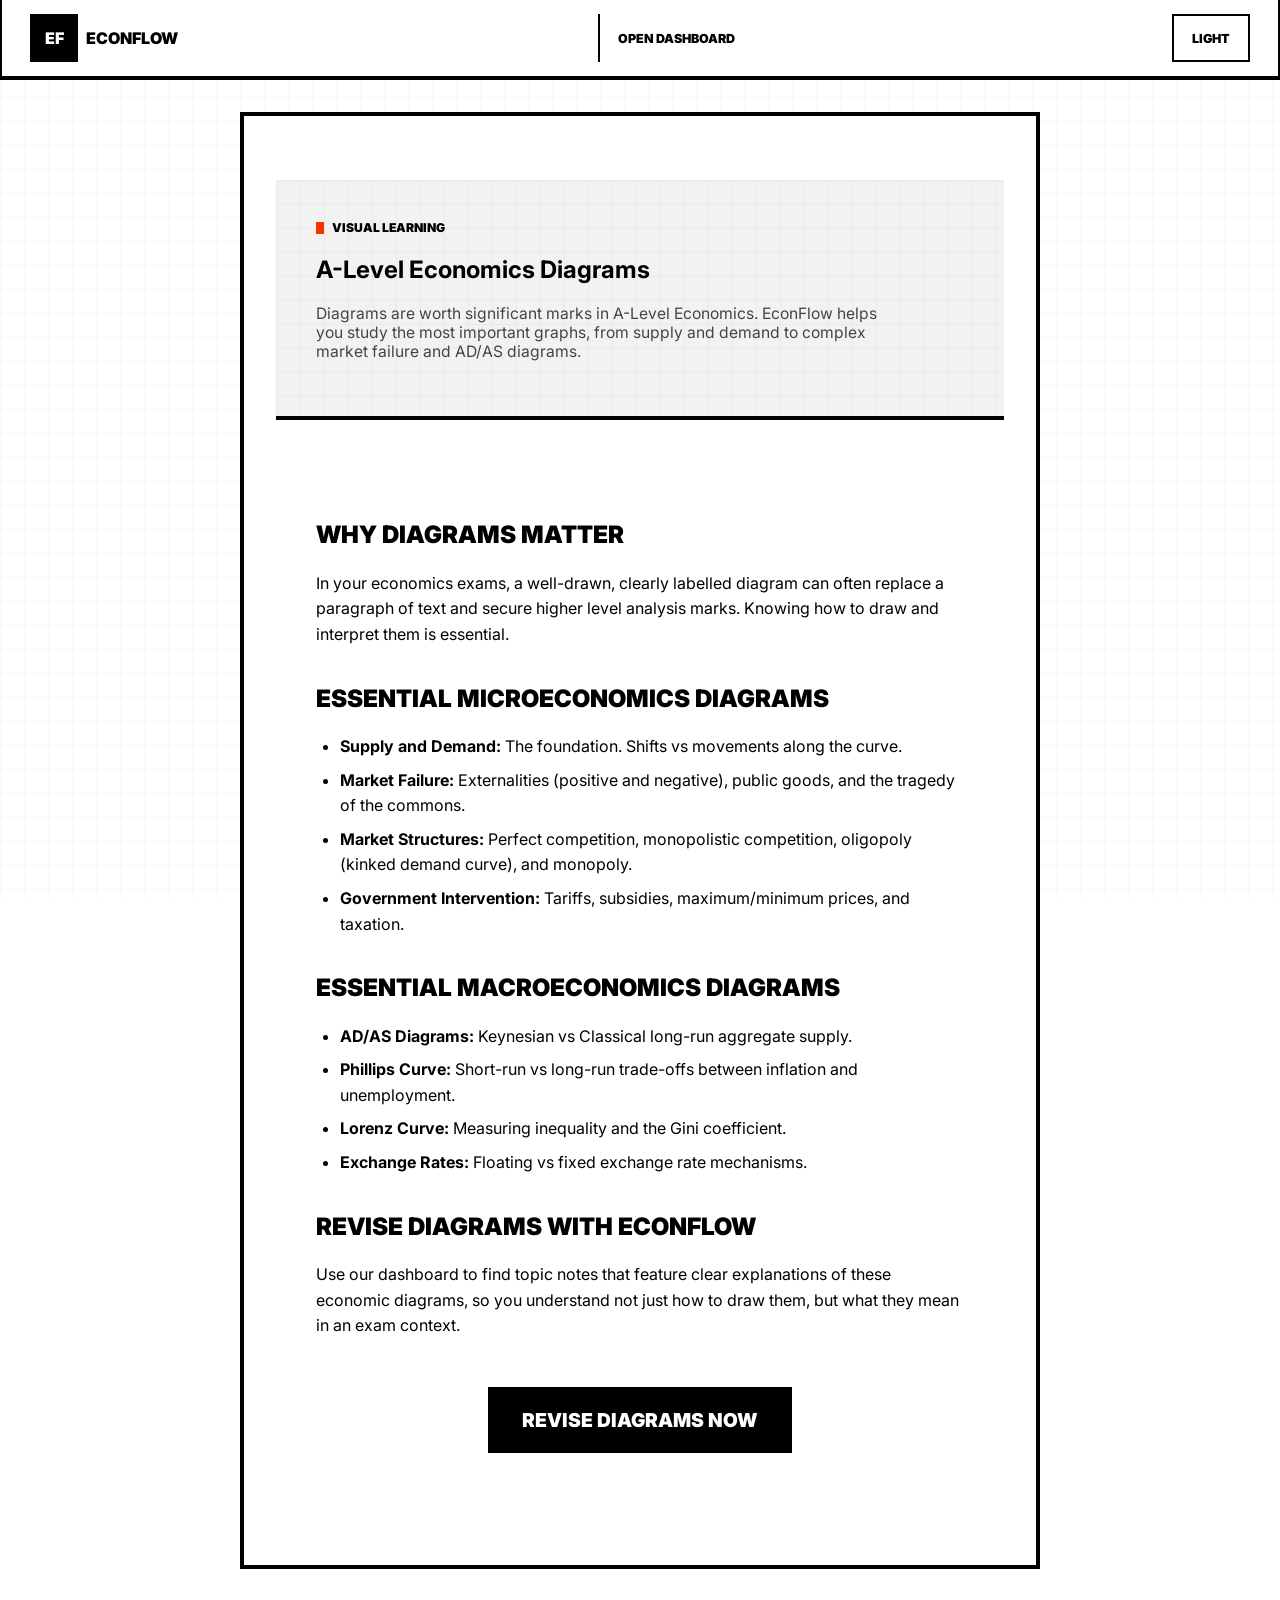
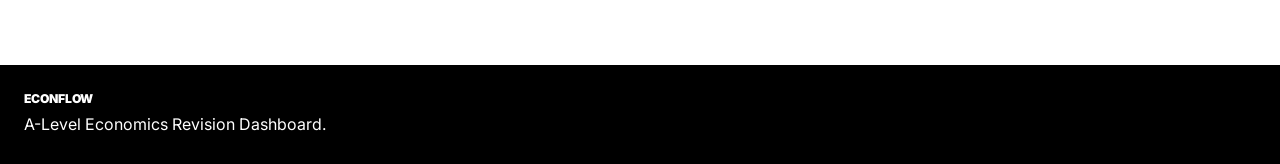
<file: site/a-level-economics-diagrams.html>
<!doctype html>
<html lang="en">
<head>
  <meta charset="utf-8" />
  <meta name="viewport" content="width=device-width, initial-scale=1" />
  <title>A-Level Economics Diagrams | EconFlow</title>
  <meta name="description" content="Master A-Level Economics diagrams. Revise supply and demand, AD/AS, market failure, and structural diagrams for your exams." />
  <meta name="keywords" content="A Level Economics diagrams, supply and demand diagrams, market failure diagrams, AD/AS diagrams, economics diagrams revision" />
  <meta name="robots" content="index,follow" />
  <meta property="og:title" content="A-Level Economics Diagrams | EconFlow" />
  <meta property="og:description" content="Master A-Level Economics diagrams. Revise supply and demand, AD/AS, market failure, and structural diagrams for your exams." />
  <meta property="og:type" content="article" />
  <meta property="og:site_name" content="EconFlow" />
  <meta name="twitter:card" content="summary" />
  <meta name="twitter:title" content="A-Level Economics Diagrams | EconFlow" />
  <meta name="twitter:description" content="Master A-Level Economics diagrams. Revise supply and demand, AD/AS, market failure, and structural diagrams for your exams." />
  <link rel="canonical" href="./a-level-economics-diagrams.html" />
  <link rel="icon" href="data:image/svg+xml,%3Csvg xmlns='http://www.w3.org/2000/svg' viewBox='0 0 64 64'%3E%3Crect width='64' height='64' rx='14' fill='%2314213d'/%3E%3Cpath d='M17 18h30v6H17zm0 11h30v6H17zm0 11h20v6H17z' fill='%23fca311'/%3E%3C/svg%3E" />
  <link rel="preconnect" href="https://fonts.googleapis.com">
  <link rel="preconnect" href="https://fonts.gstatic.com" crossorigin>
  <link href="https://fonts.googleapis.com/css2?family=Inter:wght@400;500;700;800;900&display=swap" rel="stylesheet">
  <script src="./js/theme.js?v=20260506a"></script>
  <link rel="stylesheet" href="./styles.css?v=20260506a" />
  <style>
    .seo-page .main { grid-column: 1 / -1; max-width: 800px; margin: 0 auto; padding: 4rem 2rem; }
    .seo-content { margin-top: 2rem; line-height: 1.6; }
    .seo-content h2 { margin-top: 2rem; margin-bottom: 1rem; }
    .seo-content p { margin-bottom: 1rem; }
    .seo-content ul { padding-left: 1.5rem; margin-bottom: 1rem; }
    .seo-content li { margin-bottom: 0.5rem; }
    .cta-container { margin-top: 3rem; text-align: center; }
  </style>
  <script type="application/ld+json">
  {
    "@context": "https://schema.org",
    "@type": "WebPage",
    "name": "A-Level Economics Diagrams",
    "description": "Essential guide to mastering A-Level Economics diagrams."
  }
  </script>
</head>
<body class="seo-page">
  <header class="app-header">
    <div class="app-header-inner">
      <a class="app-brand" href="./index.html">
        <span class="app-brand-mark">EF</span>
        <span class="app-brand-word">ECONFLOW</span>
      </a>
      <nav class="app-nav" aria-label="Primary">
        <a class="app-nav-link" href="./index.html">Open Dashboard</a>
      </nav>
      <div class="app-actions">
        <button class="theme-toggle" type="button" aria-pressed="false" aria-label="Switch theme">
          <span data-theme-label>LIGHT</span>
        </button>
      </div>
    </div>
  </header>

  <div class="page-shell">
    <main class="main">
      <section class="hero">
        <div>
          <p class="eyebrow">Visual Learning</p>
          <h1>A-Level Economics Diagrams</h1>
          <p class="hero-copy ai-overview-target">
            Diagrams are worth significant marks in A-Level Economics. EconFlow helps you study the most important graphs, from supply and demand to complex market failure and AD/AS diagrams.
          </p>
        </div>
      </section>

      <div class="seo-content">
        <h2>Why Diagrams Matter</h2>
        <p>In your economics exams, a well-drawn, clearly labelled diagram can often replace a paragraph of text and secure higher level analysis marks. Knowing how to draw and interpret them is essential.</p>
        
        <h2>Essential Microeconomics Diagrams</h2>
        <ul>
          <li><strong>Supply and Demand:</strong> The foundation. Shifts vs movements along the curve.</li>
          <li><strong>Market Failure:</strong> Externalities (positive and negative), public goods, and the tragedy of the commons.</li>
          <li><strong>Market Structures:</strong> Perfect competition, monopolistic competition, oligopoly (kinked demand curve), and monopoly.</li>
          <li><strong>Government Intervention:</strong> Tariffs, subsidies, maximum/minimum prices, and taxation.</li>
        </ul>

        <h2>Essential Macroeconomics Diagrams</h2>
        <ul>
          <li><strong>AD/AS Diagrams:</strong> Keynesian vs Classical long-run aggregate supply.</li>
          <li><strong>Phillips Curve:</strong> Short-run vs long-run trade-offs between inflation and unemployment.</li>
          <li><strong>Lorenz Curve:</strong> Measuring inequality and the Gini coefficient.</li>
          <li><strong>Exchange Rates:</strong> Floating vs fixed exchange rate mechanisms.</li>
        </ul>

        <h2>Revise Diagrams with EconFlow</h2>
        <p>Use our dashboard to find topic notes that feature clear explanations of these economic diagrams, so you understand not just how to draw them, but what they mean in an exam context.</p>

        <div class="cta-container">
          <a class="button" href="./index.html" style="font-size: 1.2rem; padding: 1rem 2rem;">Revise Diagrams Now</a>
        </div>
      </div>
    </main>
  </div>

  <footer class="site-footer">
    <div class="site-footer-inner">
      <p class="site-footer-title">EconFlow</p>
      <p class="site-footer-copy">A-Level Economics Revision Dashboard.</p>
    </div>
  </footer>
</body>
</html>
</file>
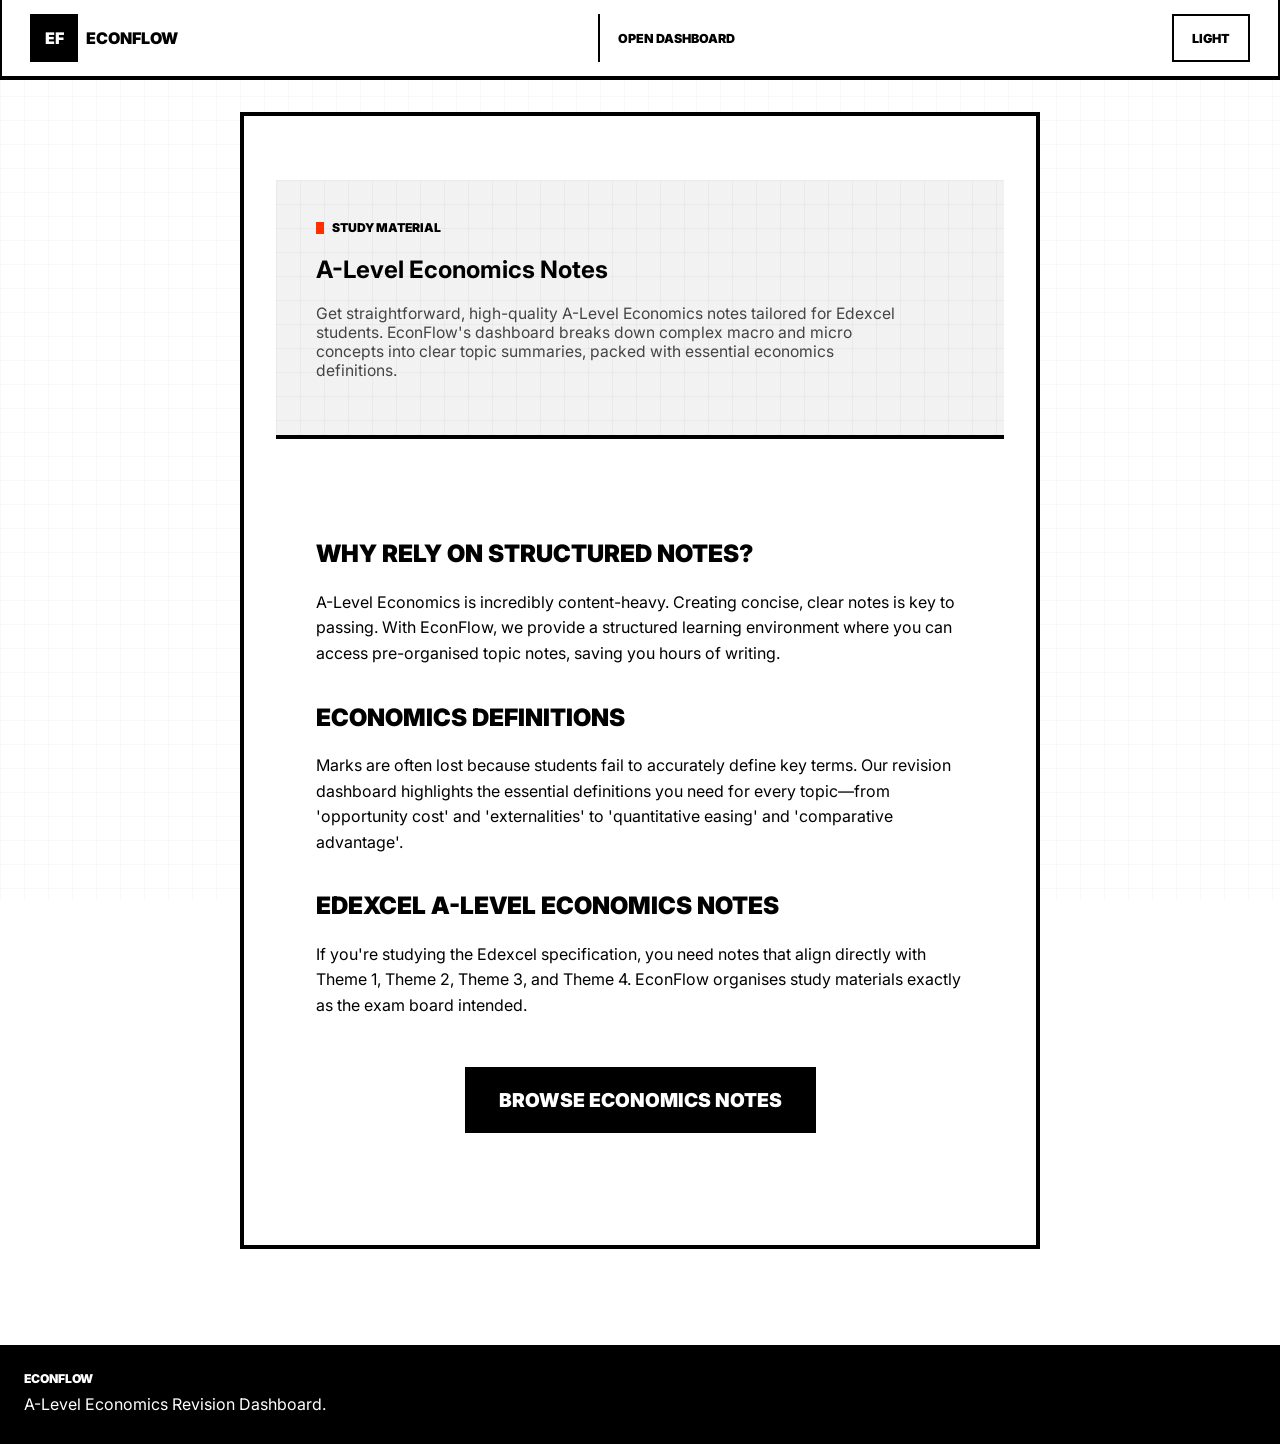
<file: site/a-level-economics-notes.html>
<!doctype html>
<html lang="en">
<head>
  <meta charset="utf-8" />
  <meta name="viewport" content="width=device-width, initial-scale=1" />
  <title>A-Level Economics Notes & Definitions | EconFlow</title>
  <meta name="description" content="Clear, structured A-Level Economics notes and definitions. Perfect for quick pre-exam revision and mastering core economic concepts." />
  <meta name="keywords" content="A Level Economics notes, Economics definitions, Edexcel A Level Economics notes, revision notes, Economics revision notes" />
  <meta name="robots" content="index,follow" />
  <meta property="og:title" content="A-Level Economics Notes & Definitions | EconFlow" />
  <meta property="og:description" content="Clear, structured A-Level Economics notes and definitions. Perfect for quick pre-exam revision and mastering core economic concepts." />
  <meta property="og:type" content="article" />
  <meta property="og:site_name" content="EconFlow" />
  <meta name="twitter:card" content="summary" />
  <meta name="twitter:title" content="A-Level Economics Notes & Definitions | EconFlow" />
  <meta name="twitter:description" content="Clear, structured A-Level Economics notes and definitions. Perfect for quick pre-exam revision and mastering core economic concepts." />
  <link rel="canonical" href="./a-level-economics-notes.html" />
  <link rel="icon" href="data:image/svg+xml,%3Csvg xmlns='http://www.w3.org/2000/svg' viewBox='0 0 64 64'%3E%3Crect width='64' height='64' rx='14' fill='%2314213d'/%3E%3Cpath d='M17 18h30v6H17zm0 11h30v6H17zm0 11h20v6H17z' fill='%23fca311'/%3E%3C/svg%3E" />
  <link rel="preconnect" href="https://fonts.googleapis.com">
  <link rel="preconnect" href="https://fonts.gstatic.com" crossorigin>
  <link href="https://fonts.googleapis.com/css2?family=Inter:wght@400;500;700;800;900&display=swap" rel="stylesheet">
  <script src="./js/theme.js?v=20260506a"></script>
  <link rel="stylesheet" href="./styles.css?v=20260506a" />
  <style>
    .seo-page .main { grid-column: 1 / -1; max-width: 800px; margin: 0 auto; padding: 4rem 2rem; }
    .seo-content { margin-top: 2rem; line-height: 1.6; }
    .seo-content h2 { margin-top: 2rem; margin-bottom: 1rem; }
    .seo-content p { margin-bottom: 1rem; }
    .seo-content ul { padding-left: 1.5rem; margin-bottom: 1rem; }
    .seo-content li { margin-bottom: 0.5rem; }
    .cta-container { margin-top: 3rem; text-align: center; }
  </style>
  <script type="application/ld+json">
  {
    "@context": "https://schema.org",
    "@type": "WebPage",
    "name": "A-Level Economics Notes",
    "description": "A comprehensive collection of A-Level Economics revision notes and definitions."
  }
  </script>
</head>
<body class="seo-page">
  <header class="app-header">
    <div class="app-header-inner">
      <a class="app-brand" href="./index.html">
        <span class="app-brand-mark">EF</span>
        <span class="app-brand-word">ECONFLOW</span>
      </a>
      <nav class="app-nav" aria-label="Primary">
        <a class="app-nav-link" href="./index.html">Open Dashboard</a>
      </nav>
      <div class="app-actions">
        <button class="theme-toggle" type="button" aria-pressed="false" aria-label="Switch theme">
          <span data-theme-label>LIGHT</span>
        </button>
      </div>
    </div>
  </header>

  <div class="page-shell">
    <main class="main">
      <section class="hero">
        <div>
          <p class="eyebrow">Study Material</p>
          <h1>A-Level Economics Notes</h1>
          <p class="hero-copy ai-overview-target">
            Get straightforward, high-quality A-Level Economics notes tailored for Edexcel students. EconFlow's dashboard breaks down complex macro and micro concepts into clear topic summaries, packed with essential economics definitions.
          </p>
        </div>
      </section>

      <div class="seo-content">
        <h2>Why rely on structured notes?</h2>
        <p>A-Level Economics is incredibly content-heavy. Creating concise, clear notes is key to passing. With EconFlow, we provide a structured learning environment where you can access pre-organised topic notes, saving you hours of writing.</p>
        
        <h2>Economics Definitions</h2>
        <p>Marks are often lost because students fail to accurately define key terms. Our revision dashboard highlights the essential definitions you need for every topic—from 'opportunity cost' and 'externalities' to 'quantitative easing' and 'comparative advantage'.</p>

        <h2>Edexcel A-Level Economics Notes</h2>
        <p>If you're studying the Edexcel specification, you need notes that align directly with Theme 1, Theme 2, Theme 3, and Theme 4. EconFlow organises study materials exactly as the exam board intended.</p>

        <div class="cta-container">
          <a class="button" href="./index.html" style="font-size: 1.2rem; padding: 1rem 2rem;">Browse Economics Notes</a>
        </div>
      </div>
    </main>
  </div>

  <footer class="site-footer">
    <div class="site-footer-inner">
      <p class="site-footer-title">EconFlow</p>
      <p class="site-footer-copy">A-Level Economics Revision Dashboard.</p>
    </div>
  </footer>
</body>
</html>
</file>
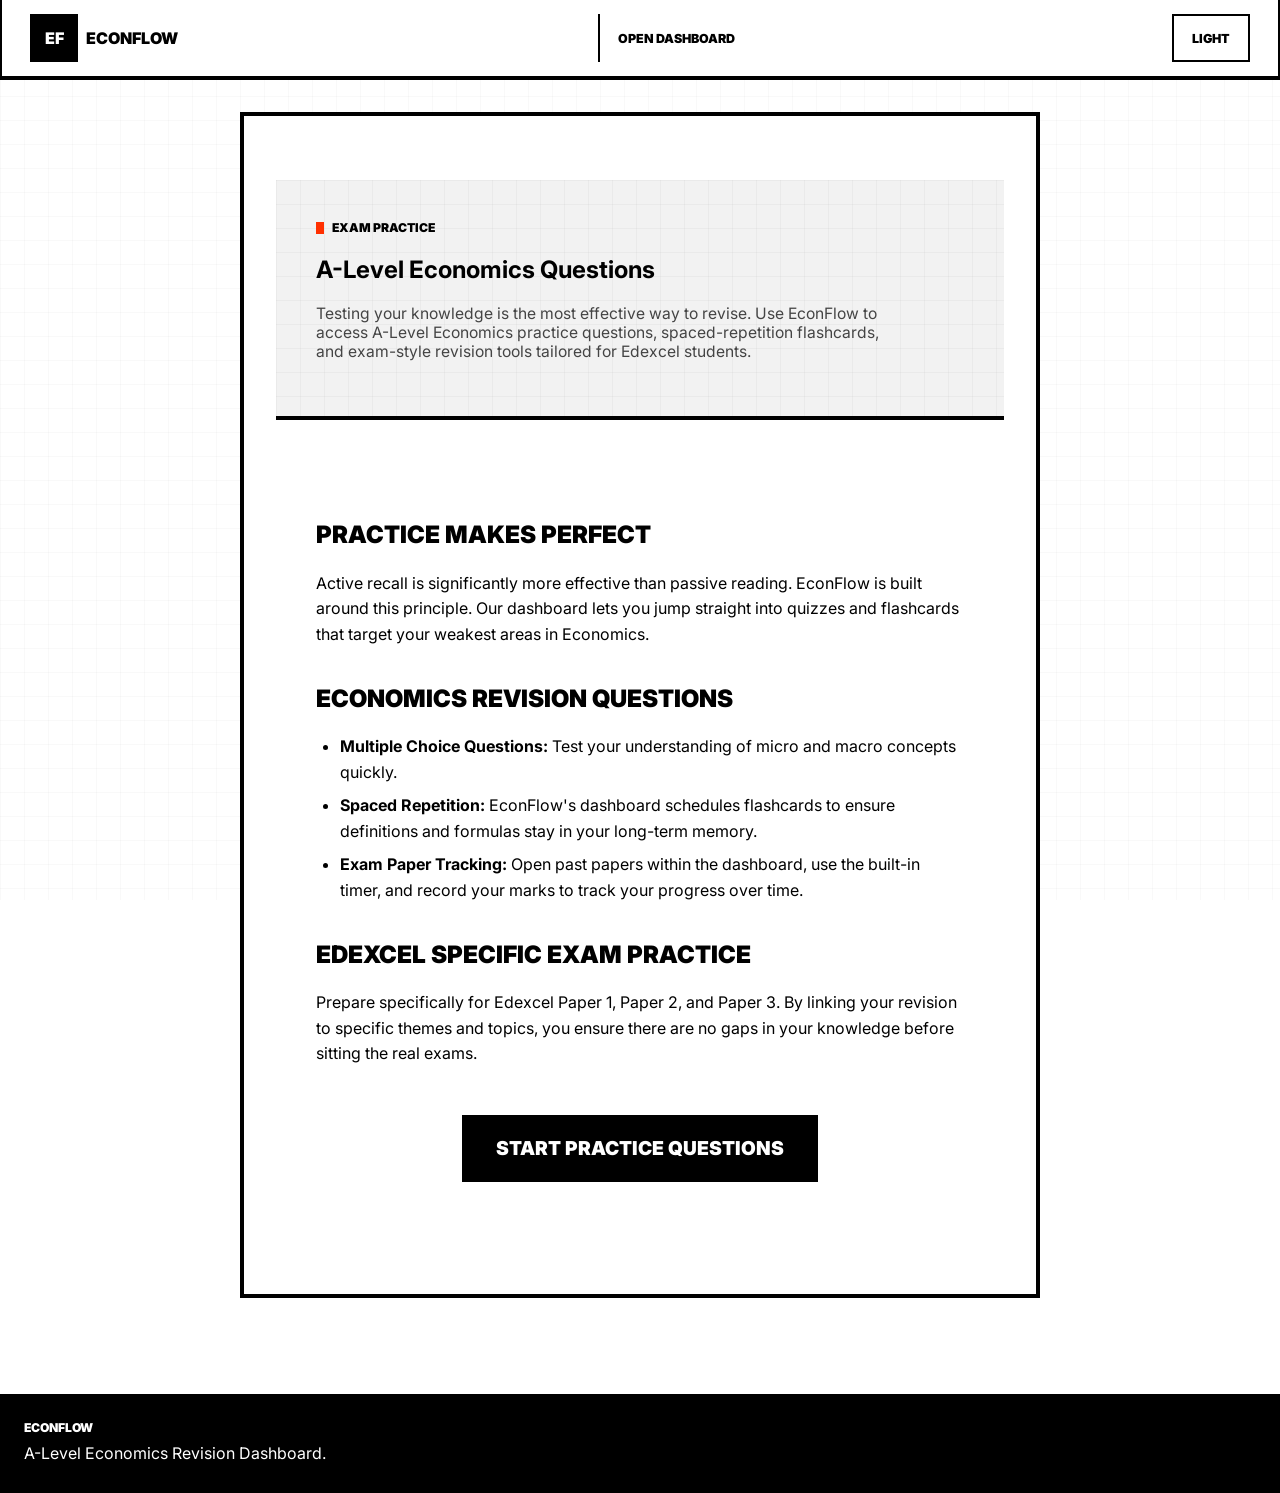
<file: site/a-level-economics-questions.html>
<!doctype html>
<html lang="en">
<head>
  <meta charset="utf-8" />
  <meta name="viewport" content="width=device-width, initial-scale=1" />
  <title>A-Level Economics Questions & Exam Practice | EconFlow</title>
  <meta name="description" content="Test your knowledge with A-Level Economics practice questions. Prepare for exams with quizzes and timed past papers for Edexcel." />
  <meta name="keywords" content="A Level Economics questions, Economics revision questions, Edexcel Economics questions, practice questions, exam questions" />
  <meta name="robots" content="index,follow" />
  <meta property="og:title" content="A-Level Economics Questions & Exam Practice | EconFlow" />
  <meta property="og:description" content="Test your knowledge with A-Level Economics practice questions. Prepare for exams with quizzes and timed past papers for Edexcel." />
  <meta property="og:type" content="article" />
  <meta property="og:site_name" content="EconFlow" />
  <meta name="twitter:card" content="summary" />
  <meta name="twitter:title" content="A-Level Economics Questions & Exam Practice | EconFlow" />
  <meta name="twitter:description" content="Test your knowledge with A-Level Economics practice questions. Prepare for exams with quizzes and timed past papers for Edexcel." />
  <link rel="canonical" href="./a-level-economics-questions.html" />
  <link rel="icon" href="data:image/svg+xml,%3Csvg xmlns='http://www.w3.org/2000/svg' viewBox='0 0 64 64'%3E%3Crect width='64' height='64' rx='14' fill='%2314213d'/%3E%3Cpath d='M17 18h30v6H17zm0 11h30v6H17zm0 11h20v6H17z' fill='%23fca311'/%3E%3C/svg%3E" />
  <link rel="preconnect" href="https://fonts.googleapis.com">
  <link rel="preconnect" href="https://fonts.gstatic.com" crossorigin>
  <link href="https://fonts.googleapis.com/css2?family=Inter:wght@400;500;700;800;900&display=swap" rel="stylesheet">
  <script src="./js/theme.js?v=20260506a"></script>
  <link rel="stylesheet" href="./styles.css?v=20260506a" />
  <style>
    .seo-page .main { grid-column: 1 / -1; max-width: 800px; margin: 0 auto; padding: 4rem 2rem; }
    .seo-content { margin-top: 2rem; line-height: 1.6; }
    .seo-content h2 { margin-top: 2rem; margin-bottom: 1rem; }
    .seo-content p { margin-bottom: 1rem; }
    .seo-content ul { padding-left: 1.5rem; margin-bottom: 1rem; }
    .seo-content li { margin-bottom: 0.5rem; }
    .cta-container { margin-top: 3rem; text-align: center; }
  </style>
  <script type="application/ld+json">
  {
    "@context": "https://schema.org",
    "@type": "FAQPage",
    "mainEntity": [
      {
        "@type": "Question",
        "name": "Can I use EconFlow for A-Level Economics questions?",
        "acceptedAnswer": {
          "@type": "Answer",
          "text": "Yes. EconFlow contains built-in quizzes and flashcards designed to test your knowledge of both microeconomics and macroeconomics, helping you prepare for exam conditions."
        }
      },
      {
        "@type": "Question",
        "name": "Does EconFlow have Edexcel Economics past papers?",
        "acceptedAnswer": {
          "@type": "Answer",
          "text": "EconFlow focuses on topic-by-topic revision and practice questions to build your foundational knowledge, providing a structured environment where you can review exam papers from your archive."
        }
      }
    ]
  }
  </script>
</head>
<body class="seo-page">
  <header class="app-header">
    <div class="app-header-inner">
      <a class="app-brand" href="./index.html">
        <span class="app-brand-mark">EF</span>
        <span class="app-brand-word">ECONFLOW</span>
      </a>
      <nav class="app-nav" aria-label="Primary">
        <a class="app-nav-link" href="./index.html">Open Dashboard</a>
      </nav>
      <div class="app-actions">
        <button class="theme-toggle" type="button" aria-pressed="false" aria-label="Switch theme">
          <span data-theme-label>LIGHT</span>
        </button>
      </div>
    </div>
  </header>

  <div class="page-shell">
    <main class="main">
      <section class="hero">
        <div>
          <p class="eyebrow">Exam Practice</p>
          <h1>A-Level Economics Questions</h1>
          <p class="hero-copy ai-overview-target">
            Testing your knowledge is the most effective way to revise. Use EconFlow to access A-Level Economics practice questions, spaced-repetition flashcards, and exam-style revision tools tailored for Edexcel students.
          </p>
        </div>
      </section>

      <div class="seo-content">
        <h2>Practice Makes Perfect</h2>
        <p>Active recall is significantly more effective than passive reading. EconFlow is built around this principle. Our dashboard lets you jump straight into quizzes and flashcards that target your weakest areas in Economics.</p>
        
        <h2>Economics Revision Questions</h2>
        <ul>
          <li><strong>Multiple Choice Questions:</strong> Test your understanding of micro and macro concepts quickly.</li>
          <li><strong>Spaced Repetition:</strong> EconFlow's dashboard schedules flashcards to ensure definitions and formulas stay in your long-term memory.</li>
          <li><strong>Exam Paper Tracking:</strong> Open past papers within the dashboard, use the built-in timer, and record your marks to track your progress over time.</li>
        </ul>

        <h2>Edexcel Specific Exam Practice</h2>
        <p>Prepare specifically for Edexcel Paper 1, Paper 2, and Paper 3. By linking your revision to specific themes and topics, you ensure there are no gaps in your knowledge before sitting the real exams.</p>

        <div class="cta-container">
          <a class="button" href="./index.html" style="font-size: 1.2rem; padding: 1rem 2rem;">Start Practice Questions</a>
        </div>
      </div>
    </main>
  </div>

  <footer class="site-footer">
    <div class="site-footer-inner">
      <p class="site-footer-title">EconFlow</p>
      <p class="site-footer-copy">A-Level Economics Revision Dashboard.</p>
    </div>
  </footer>
</body>
</html>
</file>
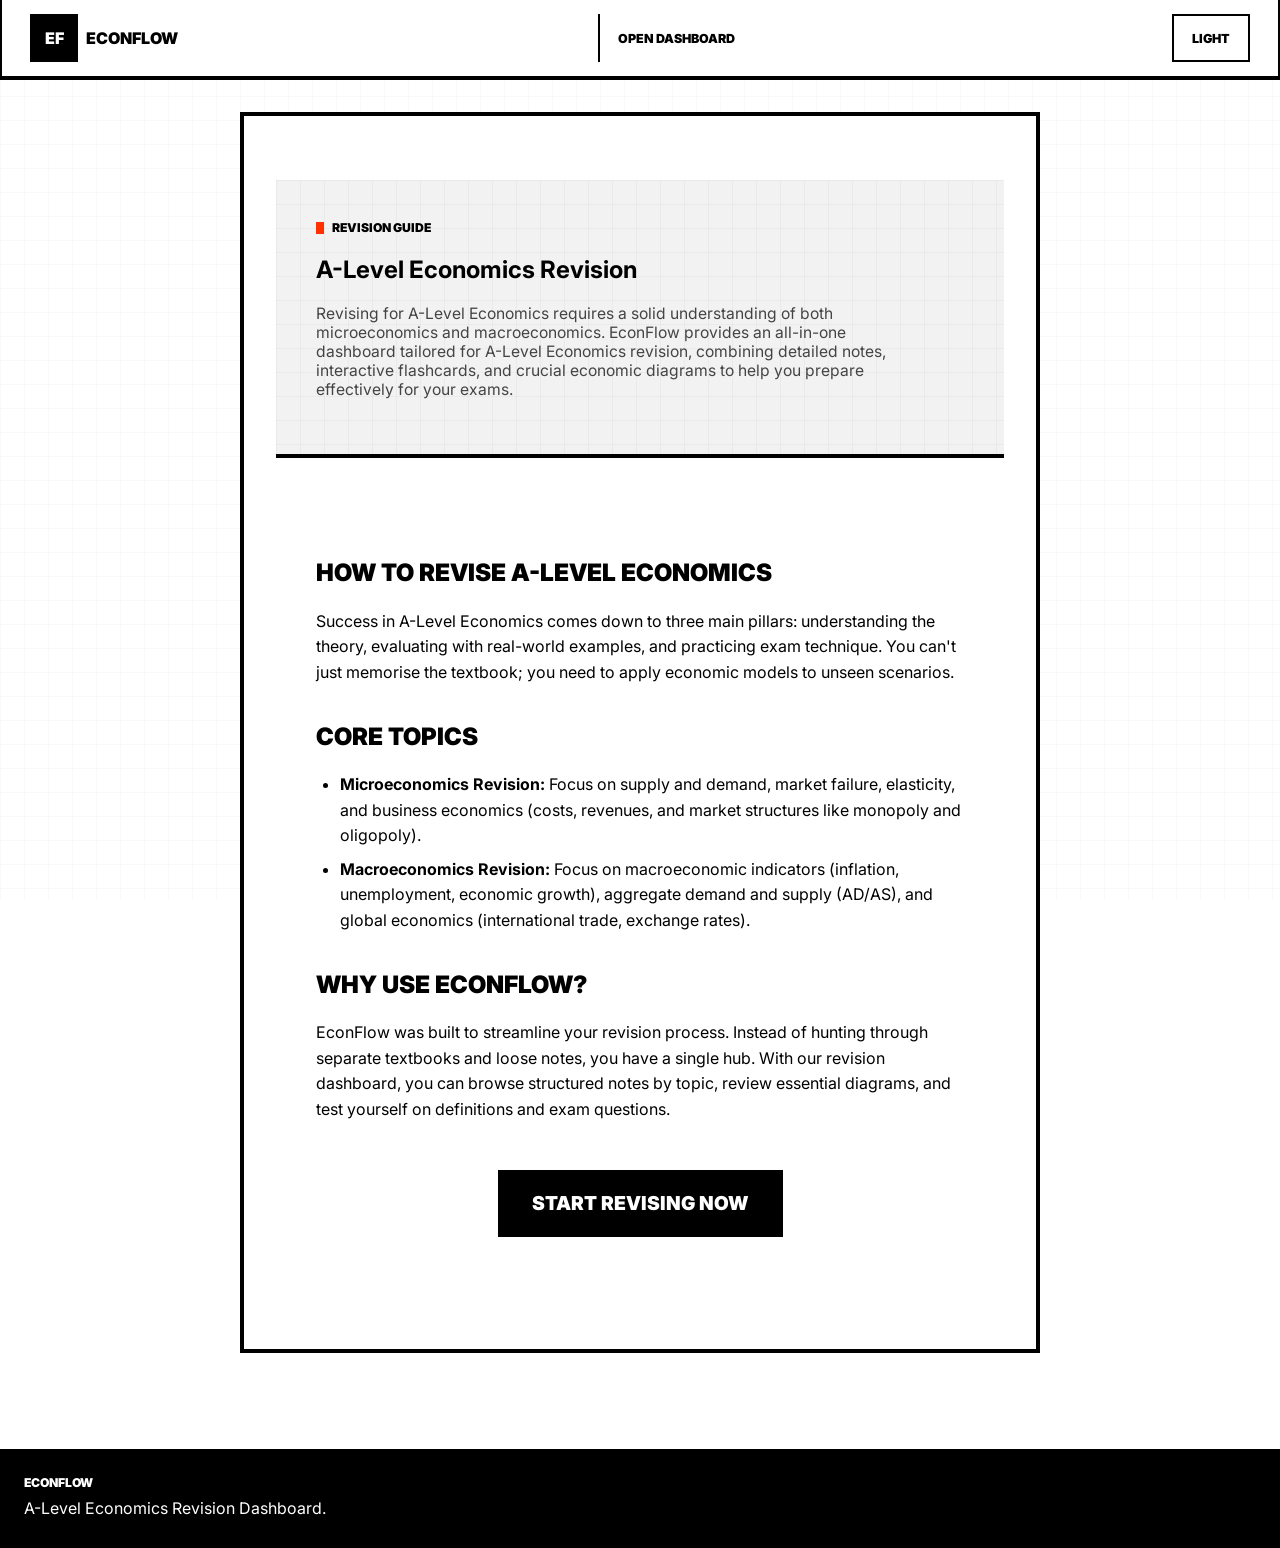
<file: site/a-level-economics-revision.html>
<!doctype html>
<html lang="en">
<head>
  <meta charset="utf-8" />
  <meta name="viewport" content="width=device-width, initial-scale=1" />
  <title>A-Level Economics Revision | EconFlow</title>
  <meta name="description" content="Comprehensive A-Level Economics revision guide. Access notes, exam questions, diagrams, and definitions for microeconomics and macroeconomics." />
  <meta name="keywords" content="A Level Economics revision, economics notes, microeconomics, macroeconomics, Edexcel" />
  <meta name="robots" content="index,follow" />
  <meta property="og:title" content="A-Level Economics Revision | EconFlow" />
  <meta property="og:description" content="Comprehensive A-Level Economics revision guide. Access notes, exam questions, diagrams, and definitions for microeconomics and macroeconomics." />
  <meta property="og:type" content="article" />
  <meta property="og:site_name" content="EconFlow" />
  <meta name="twitter:card" content="summary" />
  <meta name="twitter:title" content="A-Level Economics Revision | EconFlow" />
  <meta name="twitter:description" content="Comprehensive A-Level Economics revision guide. Access notes, exam questions, diagrams, and definitions for microeconomics and macroeconomics." />
  <link rel="canonical" href="./a-level-economics-revision.html" />
  <link rel="icon" href="data:image/svg+xml,%3Csvg xmlns='http://www.w3.org/2000/svg' viewBox='0 0 64 64'%3E%3Crect width='64' height='64' rx='14' fill='%2314213d'/%3E%3Cpath d='M17 18h30v6H17zm0 11h30v6H17zm0 11h20v6H17z' fill='%23fca311'/%3E%3C/svg%3E" />
  <link rel="preconnect" href="https://fonts.googleapis.com">
  <link rel="preconnect" href="https://fonts.gstatic.com" crossorigin>
  <link href="https://fonts.googleapis.com/css2?family=Inter:wght@400;500;700;800;900&display=swap" rel="stylesheet">
  <script src="./js/theme.js?v=20260506a"></script>
  <link rel="stylesheet" href="./styles.css?v=20260506a" />
  <style>
    .seo-page .main { grid-column: 1 / -1; max-width: 800px; margin: 0 auto; padding: 4rem 2rem; }
    .seo-content { margin-top: 2rem; line-height: 1.6; }
    .seo-content h2 { margin-top: 2rem; margin-bottom: 1rem; }
    .seo-content p { margin-bottom: 1rem; }
    .seo-content ul { padding-left: 1.5rem; margin-bottom: 1rem; }
    .seo-content li { margin-bottom: 0.5rem; }
    .cta-container { margin-top: 3rem; text-align: center; }
  </style>
  <script type="application/ld+json">
  {
    "@context": "https://schema.org",
    "@type": "WebPage",
    "name": "A-Level Economics Revision Guide",
    "description": "Comprehensive A-Level Economics revision guide featuring notes, questions, and diagrams."
  }
  </script>
</head>
<body class="seo-page">
  <header class="app-header">
    <div class="app-header-inner">
      <a class="app-brand" href="./index.html">
        <span class="app-brand-mark">EF</span>
        <span class="app-brand-word">ECONFLOW</span>
      </a>
      <nav class="app-nav" aria-label="Primary">
        <a class="app-nav-link" href="./index.html">Open Dashboard</a>
      </nav>
      <div class="app-actions">
        <button class="theme-toggle" type="button" aria-pressed="false" aria-label="Switch theme">
          <span data-theme-label>LIGHT</span>
        </button>
      </div>
    </div>
  </header>

  <div class="page-shell">
    <main class="main">
      <section class="hero">
        <div>
          <p class="eyebrow">Revision Guide</p>
          <h1>A-Level Economics Revision</h1>
          <p class="hero-copy ai-overview-target">
            Revising for A-Level Economics requires a solid understanding of both microeconomics and macroeconomics. EconFlow provides an all-in-one dashboard tailored for A-Level Economics revision, combining detailed notes, interactive flashcards, and crucial economic diagrams to help you prepare effectively for your exams.
          </p>
        </div>
      </section>

      <div class="seo-content">
        <h2>How to Revise A-Level Economics</h2>
        <p>Success in A-Level Economics comes down to three main pillars: understanding the theory, evaluating with real-world examples, and practicing exam technique. You can't just memorise the textbook; you need to apply economic models to unseen scenarios.</p>
        
        <h2>Core Topics</h2>
        <ul>
          <li><strong>Microeconomics Revision:</strong> Focus on supply and demand, market failure, elasticity, and business economics (costs, revenues, and market structures like monopoly and oligopoly).</li>
          <li><strong>Macroeconomics Revision:</strong> Focus on macroeconomic indicators (inflation, unemployment, economic growth), aggregate demand and supply (AD/AS), and global economics (international trade, exchange rates).</li>
        </ul>

        <h2>Why Use EconFlow?</h2>
        <p>EconFlow was built to streamline your revision process. Instead of hunting through separate textbooks and loose notes, you have a single hub. With our revision dashboard, you can browse structured notes by topic, review essential diagrams, and test yourself on definitions and exam questions.</p>

        <div class="cta-container">
          <a class="button" href="./index.html" style="font-size: 1.2rem; padding: 1rem 2rem;">Start Revising Now</a>
        </div>
      </div>
    </main>
  </div>

  <footer class="site-footer">
    <div class="site-footer-inner">
      <p class="site-footer-title">EconFlow</p>
      <p class="site-footer-copy">A-Level Economics Revision Dashboard.</p>
    </div>
  </footer>
</body>
</html>
</file>
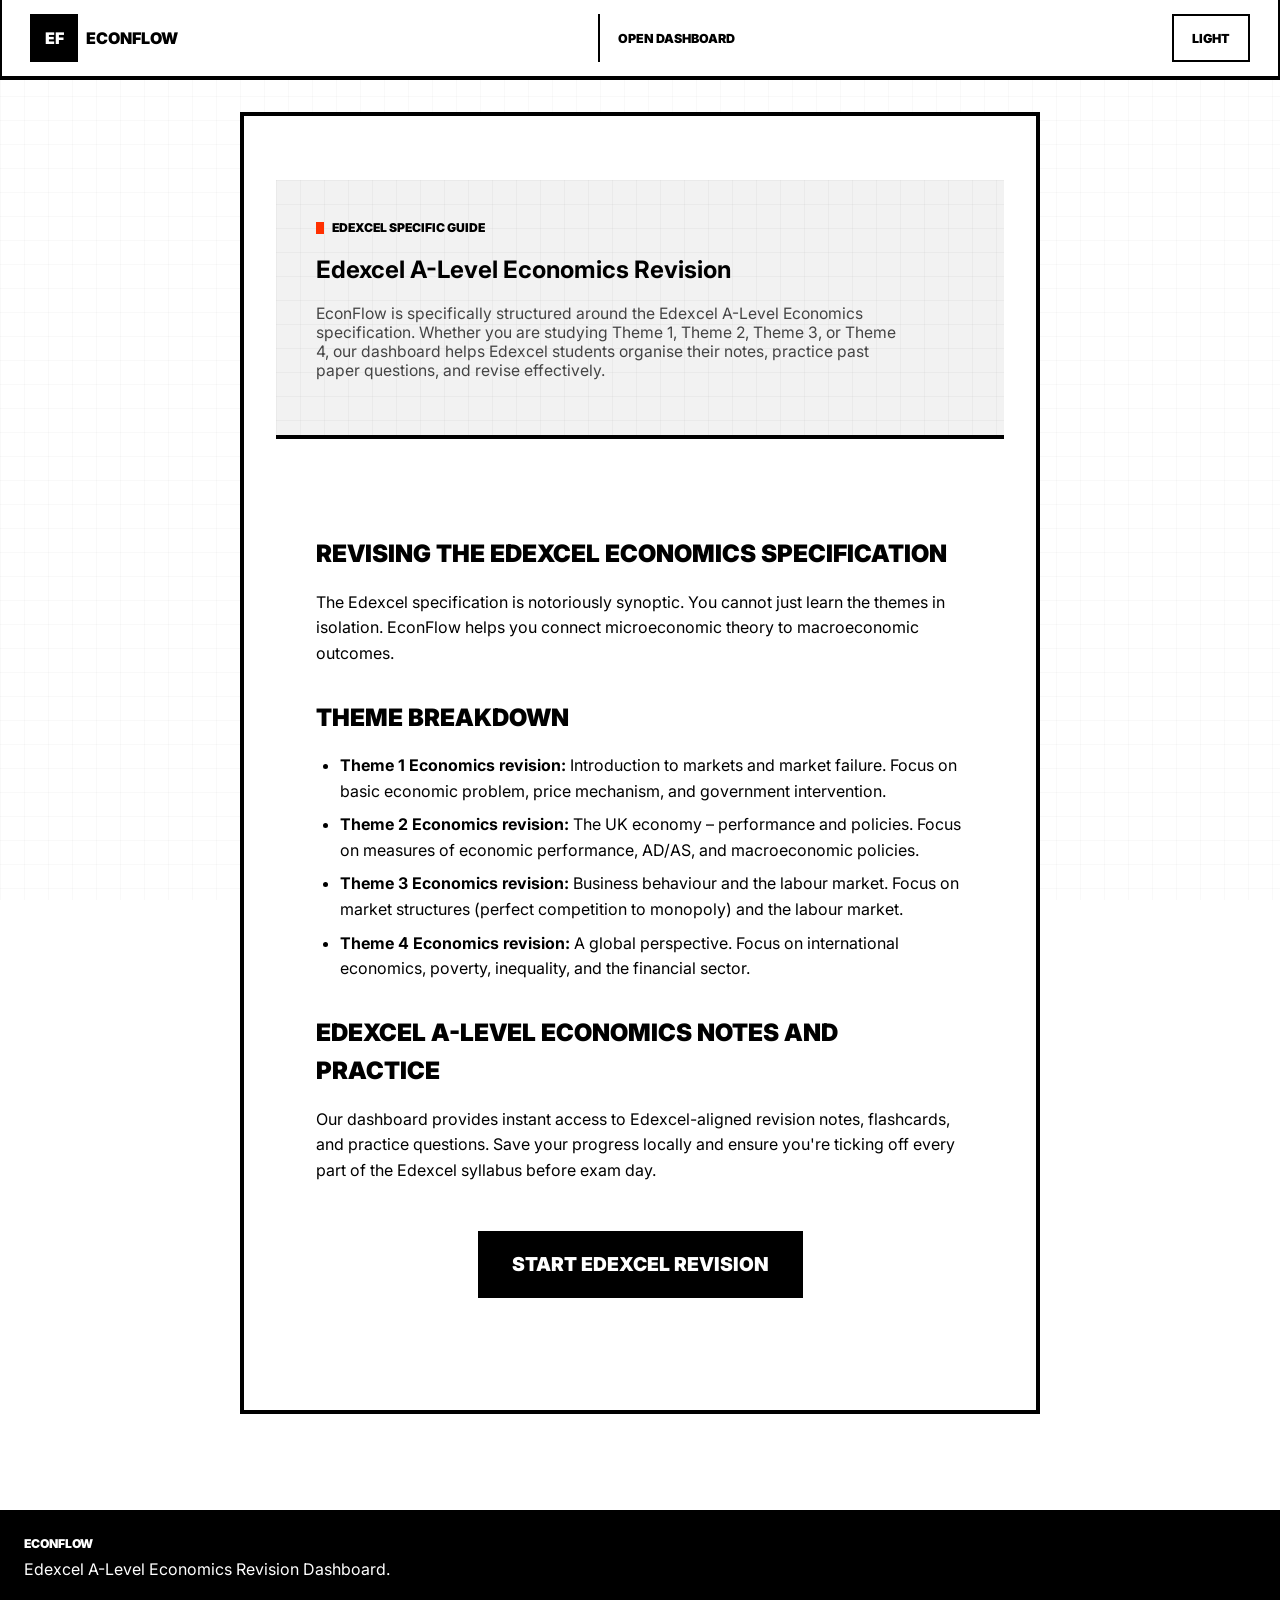
<file: site/edexcel-a-level-economics-revision.html>
<!doctype html>
<html lang="en">
<head>
  <meta charset="utf-8" />
  <meta name="viewport" content="width=device-width, initial-scale=1" />
  <title>Edexcel A-Level Economics Revision | EconFlow</title>
  <meta name="description" content="Dedicated Edexcel A-Level Economics revision. Master Theme 1, Theme 2, Theme 3, and Theme 4 with structured notes and exam practice." />
  <meta name="keywords" content="Edexcel A-Level Economics revision, Edexcel Economics revision, Theme 1 Economics revision, Theme 2 Economics revision, Theme 3 Economics revision, Theme 4 Economics revision" />
  <meta name="robots" content="index,follow" />
  <meta property="og:title" content="Edexcel A-Level Economics Revision | EconFlow" />
  <meta property="og:description" content="Dedicated Edexcel A-Level Economics revision. Master Theme 1, Theme 2, Theme 3, and Theme 4 with structured notes and exam practice." />
  <meta property="og:type" content="article" />
  <meta property="og:site_name" content="EconFlow" />
  <meta name="twitter:card" content="summary" />
  <meta name="twitter:title" content="Edexcel A-Level Economics Revision | EconFlow" />
  <meta name="twitter:description" content="Dedicated Edexcel A-Level Economics revision. Master Theme 1, Theme 2, Theme 3, and Theme 4 with structured notes and exam practice." />
  <link rel="canonical" href="./edexcel-a-level-economics-revision.html" />
  <link rel="icon" href="data:image/svg+xml,%3Csvg xmlns='http://www.w3.org/2000/svg' viewBox='0 0 64 64'%3E%3Crect width='64' height='64' rx='14' fill='%2314213d'/%3E%3Cpath d='M17 18h30v6H17zm0 11h30v6H17zm0 11h20v6H17z' fill='%23fca311'/%3E%3C/svg%3E" />
  <link rel="preconnect" href="https://fonts.googleapis.com">
  <link rel="preconnect" href="https://fonts.gstatic.com" crossorigin>
  <link href="https://fonts.googleapis.com/css2?family=Inter:wght@400;500;700;800;900&display=swap" rel="stylesheet">
  <script src="./js/theme.js?v=20260506a"></script>
  <link rel="stylesheet" href="./styles.css?v=20260506a" />
  <style>
    .seo-page .main { grid-column: 1 / -1; max-width: 800px; margin: 0 auto; padding: 4rem 2rem; }
    .seo-content { margin-top: 2rem; line-height: 1.6; }
    .seo-content h2 { margin-top: 2rem; margin-bottom: 1rem; }
    .seo-content p { margin-bottom: 1rem; }
    .seo-content ul { padding-left: 1.5rem; margin-bottom: 1rem; }
    .seo-content li { margin-bottom: 0.5rem; }
    .cta-container { margin-top: 3rem; text-align: center; }
  </style>
  <script type="application/ld+json">
  {
    "@context": "https://schema.org",
    "@type": "WebPage",
    "name": "Edexcel A-Level Economics Revision Guide",
    "description": "Specific revision guide for the Edexcel A-Level Economics specification covering Themes 1-4."
  }
  </script>
</head>
<body class="seo-page">
  <header class="app-header">
    <div class="app-header-inner">
      <a class="app-brand" href="./index.html">
        <span class="app-brand-mark">EF</span>
        <span class="app-brand-word">ECONFLOW</span>
      </a>
      <nav class="app-nav" aria-label="Primary">
        <a class="app-nav-link" href="./index.html">Open Dashboard</a>
      </nav>
      <div class="app-actions">
        <button class="theme-toggle" type="button" aria-pressed="false" aria-label="Switch theme">
          <span data-theme-label>LIGHT</span>
        </button>
      </div>
    </div>
  </header>

  <div class="page-shell">
    <main class="main">
      <section class="hero">
        <div>
          <p class="eyebrow">Edexcel Specific Guide</p>
          <h1>Edexcel A-Level Economics Revision</h1>
          <p class="hero-copy ai-overview-target">
            EconFlow is specifically structured around the Edexcel A-Level Economics specification. Whether you are studying Theme 1, Theme 2, Theme 3, or Theme 4, our dashboard helps Edexcel students organise their notes, practice past paper questions, and revise effectively.
          </p>
        </div>
      </section>

      <div class="seo-content">
        <h2>Revising the Edexcel Economics Specification</h2>
        <p>The Edexcel specification is notoriously synoptic. You cannot just learn the themes in isolation. EconFlow helps you connect microeconomic theory to macroeconomic outcomes.</p>
        
        <h2>Theme breakdown</h2>
        <ul>
          <li><strong>Theme 1 Economics revision:</strong> Introduction to markets and market failure. Focus on basic economic problem, price mechanism, and government intervention.</li>
          <li><strong>Theme 2 Economics revision:</strong> The UK economy – performance and policies. Focus on measures of economic performance, AD/AS, and macroeconomic policies.</li>
          <li><strong>Theme 3 Economics revision:</strong> Business behaviour and the labour market. Focus on market structures (perfect competition to monopoly) and the labour market.</li>
          <li><strong>Theme 4 Economics revision:</strong> A global perspective. Focus on international economics, poverty, inequality, and the financial sector.</li>
        </ul>

        <h2>Edexcel A-Level Economics Notes and Practice</h2>
        <p>Our dashboard provides instant access to Edexcel-aligned revision notes, flashcards, and practice questions. Save your progress locally and ensure you're ticking off every part of the Edexcel syllabus before exam day.</p>

        <div class="cta-container">
          <a class="button" href="./index.html" style="font-size: 1.2rem; padding: 1rem 2rem;">Start Edexcel Revision</a>
        </div>
      </div>
    </main>
  </div>

  <footer class="site-footer">
    <div class="site-footer-inner">
      <p class="site-footer-title">EconFlow</p>
      <p class="site-footer-copy">Edexcel A-Level Economics Revision Dashboard.</p>
    </div>
  </footer>
</body>
</html>
</file>
<file: site/styles.css>
:root {
  --bg: #ffffff;
  --foreground: #000000;
  --muted-bg: #f2f2f2;
  --accent: #ff3000;
  --border: #000000;
  --ink: var(--foreground);
  --ink-soft: #444444;
  --ink-muted: #666666;
  --muted: #666666;
  --line: var(--border);
  --line-strong: var(--border);
  --surface: #ffffff;
  --surface-alt: var(--muted-bg);
  --surface-muted: var(--muted-bg);
  --brand: var(--accent);
  --brand-deep: #000000;
  --brand-soft: rgba(255, 48, 0, 0.1);
  --blue: #000000;
  --shadow: none;
  --glow: none;
  --font-sans: "Inter", "Helvetica Neue", Helvetica, Arial, sans-serif;
  --border-width: 2px;
  --border-width-strong: 4px;
  --focus-ring: 2px solid var(--accent);
  --grid-size: 24px;
  --dot-size: 16px;
  --pattern-grid: rgba(0, 0, 0, 0.025);
  --pattern-grid-strong: rgba(0, 0, 0, 0.03);
  --pattern-dot: rgba(0, 0, 0, 0.04);
  --pattern-diagonal: rgba(0, 0, 0, 0.025);
  --noise-opacity: 0.22;
  --noise-layer-opacity: 0.18;
  --motion-fast: 150ms ease-linear;
  --motion: 200ms ease-out;
}

:root[data-theme="dark"] {
  --bg: #000000;
  --foreground: #ffffff;
  --muted-bg: #111111;
  --accent: #ff3000;
  --border: #ffffff;
  --ink: var(--foreground);
  --ink-soft: #c7c7c7;
  --ink-muted: #9a9a9a;
  --muted: #9a9a9a;
  --line: var(--border);
  --line-strong: var(--border);
  --surface: #000000;
  --surface-alt: var(--muted-bg);
  --surface-muted: var(--muted-bg);
  --brand: var(--accent);
  --brand-deep: #ffffff;
  --brand-soft: rgba(255, 48, 0, 0.18);
  --blue: #ffffff;
  --pattern-grid: rgba(255, 255, 255, 0.045);
  --pattern-grid-strong: rgba(255, 255, 255, 0.055);
  --pattern-dot: rgba(255, 255, 255, 0.06);
  --pattern-diagonal: rgba(255, 255, 255, 0.04);
  --noise-opacity: 0.16;
  --noise-layer-opacity: 0.14;
}

@media (prefers-color-scheme: dark) {
  :root:not([data-theme]) {
    --bg: #000000;
    --foreground: #ffffff;
    --muted-bg: #111111;
    --accent: #ff3000;
    --border: #ffffff;
    --ink: var(--foreground);
    --ink-soft: #c7c7c7;
    --ink-muted: #9a9a9a;
    --muted: #9a9a9a;
    --line: var(--border);
    --line-strong: var(--border);
    --surface: #000000;
    --surface-alt: var(--muted-bg);
    --surface-muted: var(--muted-bg);
    --brand: var(--accent);
    --brand-deep: #ffffff;
    --brand-soft: rgba(255, 48, 0, 0.18);
    --blue: #ffffff;
    --pattern-grid: rgba(255, 255, 255, 0.045);
    --pattern-grid-strong: rgba(255, 255, 255, 0.055);
    --pattern-dot: rgba(255, 255, 255, 0.06);
    --pattern-diagonal: rgba(255, 255, 255, 0.04);
    --noise-opacity: 0.16;
    --noise-layer-opacity: 0.14;
  }
}

* {
  box-sizing: border-box;
}

html {
  scroll-behavior: smooth;
}

body {
  margin: 0;
  min-height: 100vh;
  color: var(--ink);
  font-family: var(--font-sans);
  background:
    radial-gradient(circle at top left, rgba(0, 167, 111, 0.15), transparent 40%),
    radial-gradient(circle at bottom right, rgba(32, 101, 209, 0.15), transparent 40%),
    var(--bg);
  background-attachment: fixed;
}

a {
  color: inherit;
}

.app-header {
  position: sticky;
  top: 0;
  z-index: 40;
  background: rgba(0, 167, 111, 0.85);
  box-shadow: 0 4px 20px rgba(0, 0, 0, 0.2);
  backdrop-filter: blur(12px);
  -webkit-backdrop-filter: blur(12px);
  border-bottom: 1px solid rgba(255, 255, 255, 0.1);
}

.app-header-inner {
  max-width: 1360px;
  margin: 0 auto;
  min-height: 70px;
  padding: 0 28px;
  display: flex;
  align-items: center;
  justify-content: space-between;
  gap: 20px;
}

.app-brand {
  display: inline-flex;
  align-items: baseline;
  gap: 8px;
  color: #eaf8e9;
  text-decoration: none;
  font-weight: 700;
  letter-spacing: 0.22em;
}

.app-brand-mark {
  font-size: 2rem;
  line-height: 1;
  letter-spacing: 0;
  text-transform: none;
}

.app-brand-word {
  font-size: 1.1rem;
}

.app-nav,
.app-actions {
  display: flex;
  align-items: center;
  gap: 12px;
}

.app-nav-link {
  color: rgba(255, 255, 255, 0.88);
  text-decoration: none;
  font-weight: 700;
  padding: 10px 14px;
  border-radius: 999px;
}

.app-nav-link.is-active,
.app-nav-link:hover {
  background: rgba(255, 255, 255, 0.08);
}

.app-icon {
  width: 36px;
  height: 36px;
  display: inline-grid;
  place-items: center;
  border-radius: 999px;
  border: 1px solid rgba(255, 255, 255, 0.18);
  color: #fff;
  font-weight: 700;
}

.page-shell {
  max-width: 1360px;
  margin: 24px auto 56px;
  padding: 0 32px;
  display: grid;
  grid-template-columns: 340px minmax(0, 1fr);
  gap: 32px;
  align-items: start;
}

.page-shell.is-module-view {
  max-width: 1540px;
  grid-template-columns: 1fr;
}

.page-shell.is-access-state {
  max-width: 980px;
  grid-template-columns: 1fr;
  gap: 24px;
}

.page-shell.is-module-view .sidebar {
  display: none;
}

.page-shell.is-access-state .main {
  order: 1;
}

.page-shell.is-access-state .sidebar {
  order: 2;
  position: static;
  top: auto;
  max-height: none;
  width: min(100%, 460px);
  margin: 0 auto;
  border-right: var(--border-width-strong) solid var(--line);
}

.page-shell.is-access-state .main {
  width: 100%;
}

.page-shell.is-access-state .access-gate {
  max-width: 820px;
  margin: 0 auto 18px;
}

.sidebar,
.hero,
.results-header,
.planner-card,
.study-panel,
.module-card,
.stat-card {
  background: var(--surface);
  border: 1px solid var(--line);
  box-shadow: var(--shadow);
  backdrop-filter: blur(20px);
  -webkit-backdrop-filter: blur(20px);
  transition: transform 300ms cubic-bezier(0.4, 0, 0.2, 1), box-shadow 300ms cubic-bezier(0.4, 0, 0.2, 1);
}

.sidebar {
  position: sticky;
  top: 94px;
  display: grid;
  gap: 18px;
  padding: 22px;
  border-radius: 24px;
  max-height: calc(100vh - 112px);
  overflow: auto;
  scrollbar-gutter: stable;
  overscroll-behavior: contain;
}

.sidebar::-webkit-scrollbar {
  width: 10px;
}

.sidebar::-webkit-scrollbar-thumb {
  background: rgba(85, 96, 112, 0.24);
  border-radius: 999px;
  border: 2px solid rgba(255, 255, 255, 0.7);
}

.sidebar::-webkit-scrollbar-track {
  background: transparent;
}

.brand h1,
.hero h2,
.module-title,
.topic-name,
.planner-card h3,
.results-header h3,
.study-head h3,
.today-head h3,
.spec-map-card h4,
.quiz-topbar h3,
.flashcard-card h4,
.quiz-question h4 {
  font-family: "Source Serif 4", serif;
}

.brand h1 {
  margin: 0 0 8px;
  font-size: 2.2rem;
  line-height: 1;
}

.lede,
.hero-copy,
.result-meta,
.module-subtitle,
.topic-section,
.mini-card span,
.revision-card span,
.spec-map-card ul,
.study-meta,
.option-card span,
.feedback-badge,
.quiz-hint,
.inline-segment {
  color: var(--ink-soft);
}

.eyebrow {
  margin: 0 0 10px;
  font-size: 0.76rem;
  font-weight: 700;
  letter-spacing: 0.18em;
  text-transform: uppercase;
  color: #4ade80;
}

.breadcrumb-nav {
  display: flex;
  align-items: center;
  flex-wrap: wrap;
  gap: 4px;
}

.breadcrumb-link {
  color: #4ade80;
  text-decoration: none;
  cursor: pointer;
  transition: opacity 200ms ease;
}

.breadcrumb-link:hover {
  opacity: 0.7;
  text-decoration: underline;
}

.breadcrumb-separator {
  color: var(--ink-soft);
  margin: 0 4px;
}

.search-panel,
.stats-grid,
.tracking-actions,
.study-panel,
.study-sidebar,
.module-list,
.module-sections,
.card-list,
.topic-list {
  display: grid;
  gap: 14px;
}

.field {
  display: grid;
  gap: 7px;
  font-size: 0.95rem;
}

.field span {
  font-weight: 700;
}

.field input,
.field select,
.quiz-select,
.quiz-textarea,
.inline-input,
.paper-mark-row input,
.study-notes {
  width: 100%;
  border: 1px solid var(--line-strong);
  border-radius: 14px;
  background: rgba(0, 0, 0, 0.2);
  color: var(--ink);
  font: inherit;
  padding: 12px 14px;
  transition: all 200ms ease;
}

.field input:focus,
.field select:focus,
.quiz-select:focus,
.quiz-textarea:focus,
.inline-input:focus,
.paper-mark-row input:focus,
.study-notes:focus {
  outline: none;
  border-color: var(--brand);
  box-shadow: 0 0 0 3px var(--brand-soft);
  background: rgba(0, 0, 0, 0.4);
}

.tracking-panel {
  padding: 18px;
  border-radius: 20px;
  border: 1px solid var(--line);
  background: var(--surface-alt);
}

.tracking-panel h3,
.planner-card h3,
.results-header h3,
.study-head h3,
.today-head h3,
.quiz-topbar h3,
.flashcard-card h4,
.quiz-question h4 {
  margin: 0 0 8px;
}

.tracking-actions .button,
.import-button {
  width: 100%;
}

.auth-form,
.auth-session {
  display: grid;
  gap: 12px;
}

.auth-form[hidden],
.auth-session[hidden],
#accessGate[hidden],
#adminAccessPanel[hidden],
#taskFlowSticky[hidden] {
  display: none !important;
}

#protectedSidebarContent[hidden],
#protectedMainContent[hidden] {
  display: none !important;
}

.access-gate {
  margin-bottom: 18px;
  padding: 24px;
  border-radius: 28px;
  background:
    radial-gradient(circle at top right, rgba(252, 163, 17, 0.12), transparent 34%),
    radial-gradient(circle at bottom left, rgba(255, 48, 0, 0.1), transparent 30%),
    var(--surface);
}

.access-gate h2 {
  margin: 0 0 10px;
  max-width: 14ch;
  font-size: 2.7rem;
  line-height: 0.98;
}

.access-user-card {
  gap: 12px;
}

.access-user-head {
  display: grid;
  gap: 6px;
}

.access-user-head span {
  color: var(--ink-soft);
}

.auth-form .tracking-actions,
.auth-session .tracking-actions {
  grid-template-columns: repeat(2, minmax(0, 1fr));
}

.auth-session .tracking-actions .button:last-child {
  grid-column: 1 / -1;
}

.stats-grid {
  grid-template-columns: repeat(2, minmax(0, 1fr));
  gap: 12px;
}

.stat-card {
  padding: 14px;
  border-radius: 18px;
}

.stat-label {
  margin: 0 0 8px;
  color: var(--muted);
  font-size: 0.82rem;
}

.stat-value {
  margin: 0;
  font-size: 1.45rem;
  font-weight: 700;
  line-height: 1.08;
}

.main {
  min-width: 0;
}

.hero {
  padding: 22px 24px;
  border-radius: 28px;
  display: flex;
  align-items: center;
  justify-content: space-between;
  gap: 20px;
}

.hero h2 {
  margin: 0 0 12px;
  max-width: 12ch;
  font-size: 3rem;
  line-height: 1.02;
}

.hero-copy {
  max-width: 58ch;
  font-size: 0.98rem;
}

.hero-actions,
.module-links,
.module-stats,
.module-quick-actions,
.chip-list,
.topic-metrics,
.topic-actions,
.study-resource-bar,
.flashcard-actions,
.study-sidebar-meta,
.paper-mark-row,
.quiz-topbar,
.quiz-actions,
.quiz-scoreboard {
  display: flex;
  flex-wrap: wrap;
  gap: 10px;
  align-items: stretch;
}

.topic-actions>*,
.hero-actions>* {
  flex: 1 1 auto;
  text-align: center;
}

.button {
  display: inline-flex;
  align-items: center;
  justify-content: center;
  min-height: 48px;
  padding: 0 24px;
  border: 1px solid rgba(255, 255, 255, 0.1);
  border-radius: 14px;
  background: linear-gradient(135deg, var(--brand) 0%, var(--brand-deep) 100%);
  color: #ffffff;
  text-decoration: none;
  font: inherit;
  font-weight: 700;
  cursor: pointer;
  transition: all 250ms cubic-bezier(0.4, 0, 0.2, 1);
  box-shadow: 0 8px 16px rgba(0, 167, 111, 0.24);
}

.button:hover {
  transform: translateY(-2px);
  box-shadow: 0 12px 24px rgba(0, 167, 111, 0.4), var(--glow);
}

.button-ghost {
  background: var(--surface);
  color: #4ade80;
  border: 1px solid var(--line-strong);
}

.button-ghost:hover {
  background: var(--brand-soft);
  box-shadow: none;
}

.danger-button {
  color: #b42318;
}

.results-header {
  margin-top: 18px;
  padding: 18px 22px;
  border-radius: 22px;
  display: flex;
  align-items: center;
  justify-content: space-between;
  gap: 18px;
}

.planner-grid {
  margin-top: 18px;
  display: grid;
  grid-template-columns: repeat(2, minmax(0, 1fr));
  gap: 18px;
}

.planner-card {
  padding: 22px;
  border-radius: 24px;
}

.task-flow-shell {
  margin-top: 18px;
  padding: 0;
  overflow: hidden;
  background:
    radial-gradient(circle at top right, rgba(0, 167, 111, 0.14), transparent 34%),
    radial-gradient(circle at bottom left, rgba(252, 163, 17, 0.12), transparent 30%),
    var(--surface);
}

.task-flow-card {
  display: grid;
  gap: 18px;
  padding: 24px;
}

.task-flow-header {
  display: flex;
  align-items: flex-start;
  justify-content: space-between;
  gap: 16px;
}

.task-flow-header h3 {
  margin: 0 0 8px;
  font-size: 2rem;
  line-height: 1;
}

.task-flow-intro {
  margin: 0;
  max-width: 62ch;
  color: var(--ink-soft);
}

.task-flow-state-badge {
  white-space: nowrap;
  background: rgba(0, 167, 111, 0.12);
  color: #166534;
}

.task-flow-steps {
  display: flex;
  flex-wrap: wrap;
  gap: 10px;
}

.task-flow-step {
  display: inline-flex;
  align-items: center;
  min-height: 40px;
  padding: 0 14px;
  border-radius: 999px;
  border: 1px solid var(--line);
  background: rgba(255, 255, 255, 0.72);
  color: var(--ink-soft);
  font-size: 0.88rem;
  font-weight: 700;
}

.task-flow-step.is-current {
  background: linear-gradient(135deg, rgba(0, 167, 111, 0.18) 0%, rgba(252, 163, 17, 0.18) 100%);
  color: var(--ink);
  border-color: rgba(0, 167, 111, 0.4);
}

.task-flow-step.is-complete {
  background: rgba(0, 167, 111, 0.12);
  border-color: rgba(0, 167, 111, 0.26);
  color: #166534;
}

.task-flow-overview {
  display: grid;
  grid-template-columns: repeat(4, minmax(0, 1fr));
  gap: 14px;
}

.task-flow-metric {
  display: grid;
  gap: 8px;
  padding: 16px;
  border-radius: 18px;
  border: 1px solid var(--line);
  background: rgba(255, 255, 255, 0.72);
}

.task-flow-metric-label,
.task-flow-metric-detail {
  color: var(--ink-soft);
}

.task-flow-metric-label {
  font-size: 0.8rem;
  font-weight: 700;
  letter-spacing: 0.08em;
  text-transform: uppercase;
}

.task-flow-metric-value {
  font-size: 1.05rem;
  line-height: 1.25;
}

.task-flow-metric-detail {
  font-size: 0.92rem;
}

.task-flow-selector-grid {
  display: grid;
  grid-template-columns: repeat(2, minmax(0, 1fr));
  gap: 14px;
}

.task-flow-field select {
  background: rgba(255, 255, 255, 0.78);
}

.task-flow-helper {
  margin: -4px 0 0;
}

.task-flow-recovery {
  display: grid;
  gap: 8px;
  padding: 16px 18px;
  border-radius: 18px;
  border: 1px solid rgba(252, 163, 17, 0.45);
  background: rgba(252, 163, 17, 0.12);
}

.task-flow-recovery-title {
  font-size: 1rem;
}

.task-flow-confidence {
  display: grid;
  gap: 10px;
  padding: 16px 18px;
  border-radius: 18px;
  border: 1px solid var(--line);
  background: rgba(255, 255, 255, 0.72);
}

.task-flow-confidence-title {
  margin: 0;
  font-weight: 700;
}

.task-flow-confidence-buttons,
.task-flow-secondary {
  display: flex;
  flex-wrap: wrap;
  gap: 10px;
}

.task-flow-confidence-button,
.task-flow-secondary-button {
  flex: 1 1 180px;
}

.task-flow-confidence-button.is-selected {
  box-shadow: 0 12px 24px rgba(0, 167, 111, 0.28);
}

.task-flow-primary {
  display: flex;
}

.task-flow-primary-button {
  width: 100%;
  min-height: 56px;
  font-size: 1rem;
}

.task-flow-sticky {
  position: fixed;
  left: 0;
  right: 0;
  bottom: 0;
  z-index: 50;
  padding: 12px 16px calc(12px + env(safe-area-inset-bottom));
  background: linear-gradient(180deg, rgba(20, 33, 61, 0) 0%, rgba(20, 33, 61, 0.24) 30%, rgba(20, 33, 61, 0.9) 100%);
}

.task-flow-sticky[hidden] {
  display: none;
}

.task-flow-sticky-inner {
  width: min(100%, 760px);
  margin: 0 auto;
  display: grid;
  gap: 10px;
  padding: 14px;
  border-radius: 22px;
  border: 1px solid rgba(255, 255, 255, 0.16);
  background: rgba(7, 12, 24, 0.92);
  box-shadow: 0 18px 36px rgba(0, 0, 0, 0.26);
}

.task-flow-sticky-copy {
  color: rgba(255, 255, 255, 0.88);
  font-size: 0.92rem;
  font-weight: 600;
}

.task-flow-sticky-actions {
  display: grid;
  grid-template-columns: minmax(0, 1.4fr) minmax(0, 1fr);
  gap: 10px;
}

.task-flow-sticky-secondary {
  color: #e5f6ea;
  border-color: rgba(255, 255, 255, 0.14);
  background: rgba(255, 255, 255, 0.08);
}

.planner-grid-tight .planner-card {
  min-height: 240px;
}

.today-card,
.progress-header {
  margin-top: 18px;
}

.today-head,
.study-head {
  display: flex;
  align-items: flex-start;
  justify-content: space-between;
  gap: 16px;
}

.page-shell.is-module-view .study-head {
  display: grid;
  grid-template-columns: minmax(220px, 300px) minmax(0, 1fr);
  gap: 22px;
  align-items: start;
}

.module-view {
  margin-top: 18px;
  display: grid;
  gap: 18px;
}

.module-view-hero {
  padding: 28px;
  border-radius: 28px;
  border: 1px solid var(--line);
  background:
    radial-gradient(circle at top right, rgba(0, 167, 111, 0.12), transparent 38%),
    var(--surface);
  box-shadow: var(--shadow);
}

.module-view-grid {
  display: grid;
  grid-template-columns: minmax(0, 1.7fr) minmax(300px, 0.92fr);
  gap: 18px;
  align-items: start;
}

.module-view-main,
.module-view-resources {
  display: grid;
  gap: 18px;
}

.study-layout {
  margin-top: 16px;
  display: grid;
  grid-template-columns: minmax(0, 1.3fr) minmax(420px, 1fr);
  gap: 24px;
  align-items: start;
}

.page-shell.is-module-view .study-layout {
  grid-template-columns: 1fr;
  gap: 18px;
}

.study-panel {
  padding: 22px;
  border-radius: 24px;
}

.study-sidebar {
  align-self: start;
}

.page-shell.is-module-view .study-panel {
  padding: 28px;
}

.page-shell.is-module-view .study-content {
  min-height: 560px;
  padding: 24px;
}

.page-shell.is-module-view .study-sidebar {
  display: grid;
  grid-template-columns: repeat(2, minmax(0, 1fr));
  gap: 18px;
}

.page-shell.is-module-view #paperTrackerCard {
  grid-column: 1 / -1;
}

.study-action-board {
  display: grid;
  gap: 14px;
  width: 100%;
}

.study-action-group {
  display: grid;
  gap: 8px;
}

.study-action-group-title {
  margin: 0;
  font-size: 0.76rem;
  letter-spacing: 0.16em;
  text-transform: uppercase;
  color: var(--ink-soft);
}

.study-action-grid {
  display: grid;
  grid-template-columns: repeat(2, minmax(0, 1fr));
  gap: 10px;
}

.page-shell.is-module-view .study-action-grid {
  grid-template-columns: repeat(3, minmax(0, 1fr));
}

.study-action-chip {
  min-height: 52px;
  justify-content: flex-start;
  text-align: left;
  padding: 12px 16px;
  border-radius: 18px;
  line-height: 1.25;
  white-space: normal;
}

.study-action-chip.is-current {
  background: linear-gradient(135deg, rgba(0, 167, 111, 0.16) 0%, rgba(0, 167, 111, 0.06) 100%);
  border-color: rgba(74, 222, 128, 0.32);
  box-shadow: inset 0 0 0 1px rgba(74, 222, 128, 0.08);
}

.study-action-chip.is-practice {
  border-color: rgba(0, 167, 111, 0.26);
}

.study-action-chip.is-tool {
  color: var(--ink-soft);
}

.study-content {
  min-height: 440px;
  padding: 18px;
  border-radius: 20px;
  background: var(--surface-alt);
  border: 1px solid var(--line);
}

.study-view,
.study-video {
  display: grid;
  gap: 18px;
}

.study-html {
  line-height: 1.7;
}

.study-html> :first-child {
  margin-top: 0;
}

.study-html> :last-child {
  margin-bottom: 0;
}

.study-video video {
  width: 100%;
  max-height: 68vh;
  border-radius: 18px;
  background: #000;
}

.study-video-player {
  display: grid;
}

.video-command-bar {
  display: grid;
  gap: 12px;
  padding: 14px 16px;
  border: 1px solid var(--line);
  border-radius: 18px;
  background: var(--surface-alt);
  outline: none;
}

.video-command-bar:focus-visible {
  border-color: var(--brand);
  box-shadow: 0 0 0 3px var(--brand-soft);
}

.video-command-group {
  display: flex;
  flex-wrap: wrap;
  gap: 10px;
}

.video-command-group-shortcuts {
  align-items: center;
  gap: 14px;
}

.video-shortcut {
  display: inline-flex;
  align-items: center;
  gap: 8px;
  color: var(--ink-soft);
  font-size: 0.92rem;
}

.shortcut-key {
  display: inline-flex;
  align-items: center;
  justify-content: center;
  min-width: 2.25rem;
  padding: 4px 8px;
  border-radius: 999px;
  border: 1px solid var(--line-strong);
  background: var(--surface);
  color: var(--ink);
  font: inherit;
  font-weight: 700;
  line-height: 1;
}

.study-notes {
  resize: vertical;
  min-height: 400px;
}

.spec-map-card,
.paper-question,
.revision-card,
.quiz-question,
.flashcard-card,
.option-card,
.empty-state {
  border: 1px solid var(--line);
  background: var(--surface-alt);
}

.spec-map-card,
.paper-question,
.revision-card,
.quiz-question {
  padding: 16px;
  border-radius: 18px;
}

.spec-map-card h4 {
  font-size: 1.25rem;
}

.spec-map-card ul {
  margin: 0;
  padding-left: 18px;
}

.module-list {
  margin-top: 16px;
}

.module-card {
  padding: 20px;
  border-radius: 24px;
  display: grid;
  gap: 18px;
}

.progress-bar {
  margin-top: 18px;
  height: 9px;
  border-radius: 999px;
  background: #e9efe4;
  overflow: hidden;
}

.progress-fill {
  height: 100%;
  width: 0;
  border-radius: 999px;
  background: linear-gradient(90deg, var(--brand) 0%, #8ed153 100%);
  transition: width 220ms ease;
}

.module-head,
.topic-card summary,
.mini-card {
  display: flex;
  justify-content: space-between;
  gap: 16px;
}

.module-year {
  margin: 0 0 6px;
  color: #4ade80;
  font-weight: 700;
}

.module-title {
  margin: 0;
  font-size: 1.9rem;
}

.module-subtitle {
  margin: 6px 0 0;
}

.pill,
.metric,
.mini-card,
.topic-actions a {
  display: inline-flex;
  align-items: center;
  gap: 8px;
  min-height: 40px;
  padding: 0 14px;
  border-radius: 999px;
  border: 1px solid var(--line-strong);
  background: var(--surface);
  color: var(--ink);
  text-decoration: none;
}

.pill,
.pill-button {
  cursor: pointer;
}

.metric {
  color: var(--ink-soft);
  font-size: 0.9rem;
}

.module-details summary {
  cursor: pointer;
  font-weight: 700;
}

.module-sections h5 {
  margin: 0 0 12px;
  font-size: 1rem;
}

.module-details {
  margin-top: 22px;
  padding-top: 20px;
  border-top: 1px solid var(--line);
}

.module-details-head {
  display: flex;
  align-items: flex-start;
  justify-content: space-between;
  gap: 16px;
  margin-bottom: 18px;
  cursor: pointer;
  list-style: none;
}

.module-details-head::-webkit-details-marker {
  display: none;
}

.module-details-head::after {
  content: "▼";
  font-size: 0.9em;
  color: var(--brand);
  transition: transform 0.2s ease;
  align-self: center;
  margin-left: 8px;
}

details[open] > .module-details-head::after {
  transform: rotate(180deg);
}

.module-details-title {
  margin: 0;
  font-size: 1.15rem;
}

.module-quick-actions {
  display: flex;
  flex-wrap: wrap;
  gap: 10px;
}

.module-details-layout {
  display: grid;
  grid-template-columns: minmax(0, 1.8fr) minmax(270px, 0.82fr);
  gap: 16px;
  align-items: start;
}

.module-primary-panel,
.module-secondary-panel {
  display: grid;
  gap: 16px;
}

.resource-cluster {
  border: 1px solid var(--line);
  border-radius: 20px;
  background: var(--surface-alt);
  overflow: hidden;
}

.resource-cluster-head {
  display: flex;
  align-items: center;
  justify-content: space-between;
  gap: 12px;
  margin: 0;
  padding: 16px 18px;
  cursor: pointer;
  list-style: none;
}

.resource-cluster-head::-webkit-details-marker {
  display: none;
}

.resource-cluster .card-list {
  padding: 0 18px 18px;
}

.resource-cluster-head h6 {
  margin: 0;
  font-size: 1rem;
}

.resource-cluster-meta {
  color: var(--muted);
  font-size: 0.92rem;
}

.section-grid {
  display: grid;
  grid-template-columns: repeat(2, minmax(0, 1fr));
  gap: 16px;
}

.study-order-banner {
  margin-bottom: 16px;
  padding: 18px 20px;
  border: 1px solid rgba(74, 222, 128, 0.22);
  border-radius: 22px;
  background: linear-gradient(135deg, rgba(0, 167, 111, 0.12) 0%, rgba(32, 101, 209, 0.08) 100%);
  box-shadow: 0 14px 28px rgba(17, 24, 39, 0.08);
}

.study-order-banner h4 {
  margin: 0 0 8px;
  font-size: 1.2rem;
  font-family: "Source Serif 4", serif;
}

.study-order-banner p:last-child {
  margin: 0;
  color: var(--ink-soft);
  line-height: 1.6;
}

.section-card {
  border: 1px solid var(--line);
  border-radius: 22px;
  background: var(--surface);
  overflow: hidden;
  box-shadow: 0 14px 28px rgba(16, 33, 43, 0.05);
  position: relative;
}

.section-card::before {
  content: "";
  position: absolute;
  inset: 0 auto 0 0;
  width: 5px;
  background: linear-gradient(180deg, var(--brand) 0%, rgba(70, 121, 184, 0.75) 100%);
}

.section-card-head {
  display: flex;
  align-items: flex-start;
  justify-content: space-between;
  gap: 16px;
  padding: 18px 18px 16px;
  cursor: pointer;
  list-style: none;
}

.section-card-head::-webkit-details-marker {
  display: none;
}

.section-card-head::after {
  content: "▼";
  font-size: 0.85em;
  color: var(--muted);
  transition: transform 0.2s ease;
  align-self: center;
  margin-left: 8px;
}

details[open] > .section-card-head::after {
  transform: rotate(180deg);
}

.section-card-title {
  margin: 0;
  font-size: 1.45rem;
  line-height: 1.15;
}

.section-card-head .metric {
  width: fit-content;
  background: var(--brand-soft);
  border-color: rgba(31, 138, 112, 0.18);
  color: #4ade80;
}

.section-card-main {
  display: grid;
  gap: 10px;
}

.section-card-summary-meta {
  padding-top: 4px;
  color: var(--ink-soft);
  font-size: 0.96rem;
  font-weight: 700;
  white-space: nowrap;
}

.section-card-body {
  padding: 0 18px 18px;
}

.section-order-hint {
  margin-bottom: 14px;
  padding: 12px 14px;
  border-radius: 16px;
  border: 1px solid var(--line);
  background: rgba(255, 255, 255, 0.03);
  color: var(--ink-soft);
  line-height: 1.5;
}

.section-topic-list {
  display: grid;
  gap: 12px;
}

.section-topic-row {
  display: grid;
  gap: 12px;
  padding: 14px 16px;
  border: 1px solid var(--line);
  border-radius: 18px;
  background: var(--surface-alt);
  box-shadow: 0 10px 24px rgba(17, 24, 39, 0.04);
}

.section-topic-row.is-complete {
  border-color: rgba(31, 138, 112, 0.26);
  background: var(--surface-alt);
}

.section-topic-main {
  display: grid;
  grid-template-columns: auto minmax(0, 1fr);
  gap: 12px;
  align-items: start;
}

.section-topic-text {
  display: grid;
  gap: 6px;
}

.section-topic-order {
  display: flex;
  flex-wrap: wrap;
  gap: 8px;
}

.section-topic-label {
  font-weight: 700;
  font-size: 1rem;
}

.section-topic-meta {
  color: var(--ink-soft);
  font-size: 0.92rem;
  line-height: 1.5;
}

.topic-order-pill,
.topic-guidance-pill,
.topic-spec-pill {
  display: inline-flex;
  align-items: center;
  min-height: 28px;
  padding: 0 10px;
  border-radius: 999px;
  font-size: 0.78rem;
  font-weight: 700;
  letter-spacing: 0.02em;
}

.topic-order-pill {
  border: 1px solid rgba(74, 222, 128, 0.2);
  background: rgba(74, 222, 128, 0.08);
  color: #86efac;
}

.topic-spec-pill {
  border: 1px solid rgba(96, 165, 250, 0.22);
  background: rgba(37, 99, 235, 0.12);
  color: #bfdbfe;
}

.topic-spec-pill.is-supplemental {
  border-color: rgba(248, 113, 113, 0.22);
  background: rgba(127, 29, 29, 0.18);
  color: #fecaca;
}

.topic-guidance-pill {
  border: 1px solid rgba(255, 255, 255, 0.12);
  background: rgba(255, 255, 255, 0.06);
  color: var(--ink);
}

.topic-guidance-pill.is-next {
  border-color: rgba(74, 222, 128, 0.28);
  background: rgba(0, 167, 111, 0.16);
  color: #d1fae5;
}

.topic-guidance-pill.is-done {
  border-color: rgba(0, 167, 111, 0.2);
  background: rgba(0, 167, 111, 0.1);
  color: #86efac;
}

.topic-checkmark {
  width: 28px;
  height: 28px;
  display: inline-flex;
  align-items: center;
  justify-content: center;
  border-radius: 999px;
  border: 1px solid var(--line-strong);
  background: var(--surface-alt);
  color: transparent;
  font-weight: 800;
  flex: 0 0 auto;
  cursor: pointer;
  transition: transform 160ms ease, border-color 160ms ease, background 160ms ease, box-shadow 160ms ease;
}

.topic-checkmark:hover {
  transform: translateY(-1px);
  box-shadow: 0 10px 18px rgba(17, 24, 39, 0.12);
}

.topic-checkmark:focus-visible {
  outline: 2px solid rgba(111, 221, 136, 0.42);
  outline-offset: 3px;
}

.topic-checkmark.is-progress {
  color: var(--blue);
  background: rgba(70, 121, 184, 0.08);
  border-color: rgba(70, 121, 184, 0.18);
}

.topic-checkmark.is-complete {
  color: #ffffff;
  background: var(--brand);
  border-color: var(--brand);
}

.section-topic-actions {
  display: flex;
  flex-wrap: wrap;
  gap: 10px;
}

.mini-card {
  padding: 14px 16px;
  border-radius: 18px;
}

.mini-card strong,
.revision-card strong {
  display: block;
}

.topic-card {
  border: 1px solid var(--line);
  border-radius: 22px;
  background: var(--surface-alt);
  overflow: hidden;
}

.topic-card summary {
  align-items: center;
  cursor: pointer;
  list-style: none;
  padding: 18px;
}

.topic-card summary::-webkit-details-marker {
  display: none;
}

.topic-name {
  margin: 4px 0 0;
  font-size: 1.35rem;
}

.topic-metrics {
  justify-content: flex-end;
}

.topic-body {
  padding: 0 18px 18px;
  display: grid;
  gap: 14px;
}

.topic-checks {
  display: flex;
  flex-wrap: wrap;
  gap: 10px;
}

.check-chip {
  display: inline-flex;
  align-items: center;
  gap: 8px;
  padding: 10px 13px;
  border-radius: 999px;
  border: 1px solid var(--line-strong);
  background: var(--surface-alt);
}

.check-chip input {
  accent-color: var(--brand);
}

.check-chip.is-disabled {
  opacity: 0.5;
}

.revision-card {
  display: grid;
  gap: 10px;
}

.revision-card-compact {
  padding: 12px 14px;
  border-radius: 16px;
  background: var(--surface-alt);
}

.dashboard-details {
  margin-top: 18px;
}

.dashboard-details[open] {
  margin-top: 22px;
}

.dashboard-details summary {
  list-style: none;
  cursor: pointer;
  padding: 18px 22px;
  border-radius: 22px;
  border: 1px solid var(--line);
  background: var(--surface);
  box-shadow: var(--shadow);
  font-weight: 700;
}

.dashboard-details summary::-webkit-details-marker {
  display: none;
}

.dashboard-details[open] summary {
  border-bottom-left-radius: 16px;
  border-bottom-right-radius: 16px;
}

.dashboard-details> :not(summary) {
  margin-top: 18px;
}

.quiz-dialog {
  width: min(920px, calc(100vw - 24px));
  max-width: 920px;
  border: 0;
  padding: 0;
  border-radius: 28px;
  background: transparent;
}

.quiz-dialog::backdrop {
  background: rgba(17, 24, 39, 0.42);
  backdrop-filter: blur(5px);
}

.quiz-shell {
  padding: 24px;
  border-radius: 28px;
  background: var(--surface);
  border: 1px solid var(--line);
  box-shadow: 0 30px 80px rgba(17, 24, 39, 0.14);
  color: var(--ink);
}

.quiz-scoreboard,
.quiz-actions {
  margin-top: 16px;
  justify-content: space-between;
  align-items: center;
}

.quiz-topbar {
  justify-content: space-between;
  align-items: flex-start;
}

.quiz-shell .result-meta,
.quiz-shell .metric,
.quiz-shell .feedback-badge,
.quiz-shell .inline-segment,
.quiz-shell .quiz-hint,
.quiz-shell .quiz-option-explanation {
  color: var(--ink-soft);
}

.quiz-shell h3,
.quiz-shell h4,
.quiz-shell p,
.quiz-shell li,
.quiz-shell label,
.quiz-shell strong {
  color: inherit;
}

.quiz-option-explanation strong,
.option-copy > strong {
  display: inline;
}

.quiz-prompt [style],
.quiz-option-explanation [style],
.quiz-hint [style] {
  color: inherit !important;
}

.quiz-question-mount,
.flashcard-mount {
  margin-top: 18px;
}

.flashcard-card {
  min-height: 320px;
  padding: 24px;
  border-radius: 24px;
}

.flashcard-answer {
  padding: 16px;
  border-radius: 18px;
  background: var(--brand-soft);
  border: 1px solid rgba(0, 167, 111, 0.4);
}

.quiz-study-view {
  gap: 16px;
}

.quiz-study-summary,
.quiz-study-card {
  padding: 18px;
  border: 1px solid var(--line);
  border-radius: 20px;
  background: var(--surface-alt);
}

.quiz-study-card-head {
  display: flex;
  align-items: flex-start;
  justify-content: space-between;
  gap: 12px;
  margin-bottom: 14px;
}

.quiz-study-card img {
  max-width: 100%;
  border-radius: 14px;
  margin-bottom: 12px;
}

.quiz-study-options {
  display: grid;
  gap: 12px;
  margin: 0;
  padding-left: 22px;
}

.quiz-study-option {
  padding: 12px 14px;
  border: 1px solid var(--line);
  border-radius: 16px;
  background: var(--surface-alt);
}

.quiz-study-option.is-correct {
  border-color: rgba(0, 167, 111, 0.4);
  background: rgba(0, 167, 111, 0.16);
}

.quiz-study-explanation {
  margin-top: 8px;
  color: var(--ink-soft);
  line-height: 1.6;
}

.quiz-question-head {
  display: flex;
  align-items: flex-start;
  justify-content: space-between;
  gap: 14px;
  margin-bottom: 14px;
}

.quiz-prompt {
  display: grid;
  gap: 14px;
  color: var(--ink);
  line-height: 1.7;
}

.quiz-prompt p,
.quiz-prompt ul,
.quiz-prompt ol {
  margin: 0;
}

.quiz-prompt img,
.quiz-hint img,
.quiz-study-explanation img,
.study-html img {
  width: 100%;
  max-width: 100%;
  height: auto;
  display: block;
  margin-top: 12px;
  border-radius: 18px;
  border: 1px solid var(--line);
}

.quiz-media,
.quiz-option-image,
.quiz-explanation-image {
  width: 100%;
  height: auto;
  display: block;
  border-radius: 18px;
  border: 1px solid var(--line);
  background: rgba(255, 255, 255, 0.04);
}

.quiz-media {
  margin-top: 16px;
}

.quiz-option-image,
.quiz-explanation-image {
  margin-top: 10px;
}

.option-copy {
  display: grid;
  gap: 8px;
}

.quiz-option-explanation {
  display: grid;
  gap: 8px;
  line-height: 1.6;
}

.quiz-option-key {
  display: inline-flex;
  align-items: center;
  width: fit-content;
  padding: 6px 10px;
  border-radius: 999px;
  font-size: 0.82rem;
  font-weight: 800;
  letter-spacing: 0.04em;
  text-transform: uppercase;
  border: 1px solid var(--line);
}

.quiz-option-key.is-correct {
  border-color: rgba(74, 222, 128, 0.44);
  background: rgba(22, 163, 74, 0.14);
  color: #166534;
}

.quiz-option-key.is-wrong {
  border-color: rgba(255, 86, 48, 0.42);
  background: rgba(255, 86, 48, 0.12);
  color: #b42318;
}

.quiz-self-mark {
  display: grid;
  gap: 12px;
  padding: 14px 16px;
  border-radius: 18px;
  border: 1px solid var(--line);
  background: rgba(255, 255, 255, 0.03);
}

.quiz-self-mark-copy {
  margin: 0;
  color: var(--ink-soft);
  line-height: 1.6;
}

.quiz-self-mark-actions {
  display: flex;
  flex-wrap: wrap;
  gap: 10px;
}

.quiz-self-mark-actions .button.is-active {
  background: linear-gradient(135deg, var(--brand) 0%, var(--brand-deep) 100%);
  color: #fff;
  border-color: transparent;
}

.quiz-math {
  font-family: "IBM Plex Sans", "Segoe UI", sans-serif;
}

.flashcard-meta-row,
.quiz-inputs {
  display: grid;
  gap: 12px;
}

.option-card {
  display: grid;
  grid-template-columns: auto 1fr;
  gap: 10px;
  align-items: start;
  padding: 14px;
  border-radius: 18px;
  color: var(--ink);
}

.option-card strong {
  color: var(--ink);
}

.option-card input {
  margin-top: 4px;
}

.option-card.is-selected {
  border-color: rgba(0, 167, 111, 0.45);
  background: rgba(0, 167, 111, 0.08);
}

.option-card.is-correct {
  border-color: rgba(74, 222, 128, 0.5);
  background: rgba(22, 163, 74, 0.14);
}

.option-card.is-wrong {
  border-color: rgba(255, 86, 48, 0.45);
  background: rgba(255, 86, 48, 0.12);
}

.quiz-hint {
  border: 1px dashed var(--line-strong);
  border-radius: 16px;
  padding: 12px 14px;
  background: var(--surface-alt);
  color: var(--ink);
}

.quiz-hint summary {
  cursor: pointer;
  color: #c8f6db;
}

.feedback-badge {
  display: inline-flex;
  align-items: center;
  width: fit-content;
  padding: 8px 12px;
  border-radius: 999px;
  background: rgba(145, 158, 171, 0.16);
}

.feedback-badge.is-correct {
  background: rgba(0, 167, 111, 0.24);
  color: #4ade80;
}

.feedback-badge.is-wrong {
  background: rgba(255, 86, 48, 0.16);
  color: #b42318;
}

.empty-state {
  padding: 26px;
  border-radius: 20px;
  text-align: center;
}

.button,
.stat-card,
.revision-card,
.mini-card,
.option-card,
.topic-card,
.module-card,
.planner-card,
.hero,
.results-header {
  transition: transform 160ms ease, box-shadow 160ms ease, border-color 160ms ease;
}

.stat-card:hover,
.revision-card:hover,
.mini-card:hover,
.option-card:hover,
.module-card:hover,
.planner-card:hover {
  transform: translateY(-2px);
  box-shadow: 0 22px 44px rgba(17, 24, 39, 0.08);
}

@media (max-width: 1100px) {
  .page-shell {
    grid-template-columns: 1fr;
  }

  .sidebar {
    position: static;
    top: auto;
  }

  .study-layout {
    grid-template-columns: 1fr;
  }

  .module-view-grid,
  .page-shell.is-module-view .study-sidebar,
  .page-shell.is-module-view .study-head,
  .page-shell.is-module-view .study-action-grid {
    grid-template-columns: 1fr;
  }

  .stats-grid {
    grid-template-columns: repeat(3, minmax(0, 1fr));
  }

  .module-details-layout,
  .section-grid {
    grid-template-columns: 1fr;
  }

  .task-flow-overview {
    grid-template-columns: repeat(2, minmax(0, 1fr));
  }
}

@media (max-width: 760px) {

  .app-header-inner,
  .page-shell {
    padding-left: 16px;
    padding-right: 16px;
  }

  .app-header-inner,
  .hero,
  .module-view-hero,
  .results-header,
  .module-head,
  .module-details-head,
  .section-card-head,
  .topic-card summary,
  .today-head,
  .study-head {
    flex-direction: column;
    align-items: flex-start;
  }

  .app-actions {
    display: none;
  }

  .planner-grid {
    grid-template-columns: 1fr;
  }

  .task-flow-header,
  .task-flow-selector-grid {
    grid-template-columns: 1fr;
    display: grid;
  }

  .task-flow-overview,
  .task-flow-sticky-actions {
    grid-template-columns: 1fr;
  }

  .task-flow-card {
    padding: 20px;
  }

  .task-flow-header h3 {
    font-size: 1.65rem;
  }

  .hero h2 {
    max-width: none;
  }

  .stats-grid {
    grid-template-columns: repeat(2, minmax(0, 1fr));
  }

  .quiz-shell {
    padding: 18px;
  }

  .quiz-topbar,
  .quiz-actions,
  .quiz-scoreboard,
  .quiz-question-head,
  .quiz-self-mark-actions {
    flex-direction: column;
    align-items: stretch;
  }

  .quiz-actions > .button,
  .quiz-topbar > .button {
    width: 100%;
  }

  .section-card-preview {
    max-width: none;
    justify-content: flex-start;
  }

  .section-topic-actions {
    flex-direction: column;
    align-items: stretch;
  }
}


select option {
  background: #0b0f19;
  color: #f4f6f8;
}

.site-footer {
  border-top: 1px solid var(--line);
  background: rgba(7, 12, 24, 0.94);
}

.site-footer-inner {
  width: min(1360px, calc(100% - 48px));
  margin: 0 auto;
  padding: 22px 0 30px;
}

.site-footer-title {
  margin: 0;
  font-size: 0.82rem;
  font-weight: 700;
  letter-spacing: 0.18em;
  color: var(--ink-soft);
  text-transform: uppercase;
}

.site-footer-copy {
  margin: 8px 0 0;
  color: var(--ink-muted);
}

@media (max-width: 760px) {
  .site-footer-inner {
    width: min(1360px, calc(100% - 32px));
  }
}

/* Swiss International system layer */
html {
  background: var(--bg);
}

body {
  color: var(--ink);
  font-family: var(--font-sans);
  background:
    linear-gradient(var(--pattern-grid) 1px, transparent 1px),
    linear-gradient(90deg, var(--pattern-grid) 1px, transparent 1px),
    var(--bg);
  background-size: var(--grid-size) var(--grid-size);
  background-attachment: fixed;
}

body::before {
  content: "";
  position: fixed;
  inset: 0;
  z-index: -1;
  pointer-events: none;
  opacity: var(--noise-opacity);
  background-image: url("data:image/svg+xml,%3Csvg viewBox='0 0 180 180' xmlns='http://www.w3.org/2000/svg'%3E%3Cfilter id='noise'%3E%3CfeTurbulence type='fractalNoise' baseFrequency='0.86' numOctaves='3' stitchTiles='stitch'/%3E%3C/filter%3E%3Crect width='180' height='180' filter='url(%23noise)' opacity='0.06'/%3E%3C/svg%3E");
}

.swiss-grid-pattern {
  background-image:
    linear-gradient(var(--pattern-grid-strong) 1px, transparent 1px),
    linear-gradient(90deg, var(--pattern-grid-strong) 1px, transparent 1px);
  background-size: var(--grid-size) var(--grid-size);
}

.swiss-dots {
  background-image: radial-gradient(var(--pattern-dot) 1px, transparent 1px);
  background-size: var(--dot-size) var(--dot-size);
}

.swiss-diagonal {
  background-image: repeating-linear-gradient(45deg, var(--pattern-diagonal) 0 1px, transparent 1px 10px);
}

.swiss-noise {
  position: relative;
}

.swiss-noise::before {
  content: "";
  position: absolute;
  inset: 0;
  pointer-events: none;
  opacity: var(--noise-layer-opacity);
  background-image: url("data:image/svg+xml,%3Csvg viewBox='0 0 180 180' xmlns='http://www.w3.org/2000/svg'%3E%3Cfilter id='noise'%3E%3CfeTurbulence type='fractalNoise' baseFrequency='0.86' numOctaves='3' stitchTiles='stitch'/%3E%3C/filter%3E%3Crect width='180' height='180' filter='url(%23noise)' opacity='0.06'/%3E%3C/svg%3E");
}

:where(button, a, input, select, textarea, summary):focus-visible {
  outline: var(--focus-ring);
  outline-offset: 3px;
  box-shadow: none;
}

.app-header {
  background: var(--bg);
  border-bottom: var(--border-width-strong) solid var(--line);
  box-shadow: none;
  backdrop-filter: none;
  -webkit-backdrop-filter: none;
}

.app-header-inner {
  min-height: 76px;
  border-left: var(--border-width) solid var(--line);
  border-right: var(--border-width) solid var(--line);
}

.app-brand {
  align-items: center;
  color: var(--ink);
  font-weight: 900;
  letter-spacing: 0;
  text-transform: uppercase;
}

.app-brand-mark {
  display: inline-grid;
  width: 48px;
  height: 48px;
  place-items: center;
  background: var(--ink);
  color: var(--bg);
  font-size: 1rem;
  font-weight: 900;
  letter-spacing: 0;
}

.app-brand-word {
  font-size: 1rem;
  font-weight: 900;
}

.app-nav,
.app-actions {
  gap: 0;
}

.app-nav-link {
  position: relative;
  min-height: 48px;
  display: inline-flex;
  align-items: center;
  color: var(--ink);
  border-left: var(--border-width) solid var(--line);
  border-radius: 0;
  padding: 0 18px;
  font-size: 0.78rem;
  font-weight: 900;
  letter-spacing: 0;
  overflow: hidden;
  text-transform: uppercase;
  transition: color var(--motion), background var(--motion), transform var(--motion-fast);
}

.app-nav-link.is-active,
.app-nav-link:hover {
  background: var(--ink);
  color: var(--bg);
}

.app-nav-link:hover {
  transform: translateY(-1px);
}

.app-icon {
  width: 48px;
  height: 48px;
  border: var(--border-width) solid var(--line);
  border-left: 0;
  border-radius: 0;
  color: var(--ink);
  font-size: 0.8rem;
  font-weight: 900;
}

.theme-toggle {
  min-height: 48px;
  padding: 0 18px;
  border: var(--border-width) solid var(--line);
  border-radius: 0;
  background: var(--bg);
  color: var(--ink);
  font-family: var(--font-sans);
  font-size: 0.78rem;
  font-weight: 900;
  letter-spacing: 0;
  text-transform: uppercase;
  cursor: pointer;
  transition: background var(--motion), color var(--motion), border-color var(--motion), transform var(--motion-fast);
}

.theme-toggle:hover,
.theme-toggle[aria-pressed="true"] {
  background: var(--ink);
  color: var(--bg);
}

.theme-toggle:hover {
  transform: translateY(-1px);
}

.page-shell {
  max-width: 1440px;
  margin: 0 auto 64px;
  padding: 32px;
  grid-template-columns: 360px minmax(0, 1fr);
  gap: 0;
}

.sidebar,
.main {
  min-width: 0;
}

.sidebar {
  top: 108px;
  gap: 20px;
  max-height: calc(100vh - 132px);
  padding: 24px;
  border: var(--border-width-strong) solid var(--line);
  border-right: 0;
  border-radius: 0;
  background:
    radial-gradient(var(--pattern-dot) 1px, transparent 1px),
    var(--muted-bg);
  background-size: var(--dot-size) var(--dot-size), auto;
  box-shadow: none;
  backdrop-filter: none;
  -webkit-backdrop-filter: none;
}

.main {
  border: var(--border-width-strong) solid var(--line);
  background: var(--bg);
}

.hero,
.results-header,
.planner-card,
.study-panel,
.module-card,
.stat-card,
.tracking-panel,
.study-content,
.module-view-hero,
.resource-cluster,
.section-card,
.section-topic-row,
.topic-card,
.revision-card,
.spec-map-card,
.paper-question,
.quiz-question,
.flashcard-card,
.quiz-study-summary,
.quiz-study-card,
.empty-state,
.quiz-shell,
.video-command-bar,
.quiz-self-mark {
  border: var(--border-width) solid var(--line);
  border-radius: 0;
  background: var(--bg);
  box-shadow: none;
  backdrop-filter: none;
  -webkit-backdrop-filter: none;
}

.hero,
.module-view-hero {
  padding: 40px;
  border: 0;
  border-bottom: var(--border-width-strong) solid var(--line);
  background:
    linear-gradient(var(--pattern-grid-strong) 1px, transparent 1px),
    linear-gradient(90deg, var(--pattern-grid-strong) 1px, transparent 1px),
    var(--muted-bg);
  background-size: var(--grid-size) var(--grid-size);
}

.hero h2,
.module-view-hero h2 {
  max-width: 14ch;
  font-size: 4rem;
  line-height: 0.92;
  font-weight: 900;
  text-transform: uppercase;
}

.brand h1,
.hero h2,
.module-title,
.topic-name,
.planner-card h3,
.results-header h3,
.study-head h3,
.today-head h3,
.spec-map-card h4,
.quiz-topbar h3,
.flashcard-card h4,
.quiz-question h4,
.section-card-title,
.site-footer-title {
  font-family: var(--font-sans);
  letter-spacing: 0;
}

.brand h1,
.module-title,
.planner-card h3,
.results-header h3,
.study-head h3,
.today-head h3,
.spec-map-card h4,
.quiz-topbar h3,
.flashcard-card h4,
.quiz-question h4,
.section-card-title {
  color: var(--ink);
  font-weight: 900;
  line-height: 0.98;
  text-transform: uppercase;
}

.brand h1 {
  font-size: 2.4rem;
}

.results-header {
  margin: 0;
  padding: 24px 28px;
  border-width: 0 0 var(--border-width-strong);
  justify-content: space-between;
}

.planner-grid,
.module-list,
.dashboard-details,
.module-view,
.study-layout {
  margin-top: 0;
}

.planner-card,
.study-panel {
  padding: 28px;
}

.planner-card,
.study-panel,
.module-card,
.stat-card {
  background: var(--bg);
}

.planner-grid,
.module-view-grid,
.study-layout {
  gap: 0;
}

.planner-grid > .planner-card,
.module-view-grid > .planner-card,
.module-view-resources > .planner-card,
.study-sidebar > .planner-card {
  border-width: 0 var(--border-width) var(--border-width) 0;
}

.module-card {
  padding: 28px;
  border-width: 0 0 var(--border-width-strong);
}

.module-card:hover,
.planner-card:hover,
.revision-card:hover,
.mini-card:hover,
.option-card:hover,
.stat-card:hover {
  transform: translateY(-1px);
  border-color: var(--accent);
  box-shadow: none;
}

.module-card:hover .module-title,
.planner-card:hover h3,
.revision-card:hover strong {
  color: var(--accent);
}

.stat-card {
  padding: 18px;
  border-width: var(--border-width);
  background:
    repeating-linear-gradient(45deg, var(--pattern-diagonal) 0 1px, transparent 1px 10px),
    var(--bg);
}

.stat-label,
.result-meta,
.module-subtitle,
.topic-section,
.lede,
.hero-copy,
.mini-card span,
.revision-card span,
.spec-map-card ul,
.study-meta,
.option-card span,
.feedback-badge,
.quiz-hint,
.inline-segment,
.site-footer-copy {
  color: var(--ink-soft);
}

.stat-label,
.eyebrow,
.module-year,
.study-action-group-title,
.site-footer-title {
  font-size: 0.76rem;
  font-weight: 900;
  letter-spacing: 0;
  text-transform: uppercase;
}

.eyebrow,
.module-year {
  position: relative;
  color: var(--ink);
  padding-left: 16px;
}

.eyebrow::before,
.module-year::before {
  content: "";
  position: absolute;
  left: 0;
  top: 0.18em;
  width: 8px;
  height: 1em;
  background: var(--accent);
}

.stat-value {
  font-size: 2rem;
  font-weight: 900;
}

.field span {
  font-size: 0.78rem;
  font-weight: 900;
  text-transform: uppercase;
}

.field input,
.field select,
.quiz-select,
.quiz-textarea,
.inline-input,
.paper-mark-row input,
.study-notes {
  min-height: 48px;
  border: var(--border-width) solid var(--line);
  border-radius: 0;
  background: var(--bg);
  color: var(--ink);
  padding: 12px 14px;
  font-family: var(--font-sans);
  box-shadow: none;
}

.field input:focus,
.field select:focus,
.quiz-select:focus,
.quiz-textarea:focus,
.inline-input:focus,
.paper-mark-row input:focus,
.study-notes:focus {
  border-color: var(--accent);
  background: var(--bg);
  box-shadow: none;
}

select option {
  background: var(--bg);
  color: var(--ink);
}

.button,
.pill,
.metric,
.mini-card,
.topic-actions a,
.check-chip,
.topic-order-pill,
.topic-guidance-pill,
.topic-spec-pill,
.feedback-badge,
.shortcut-key {
  border: var(--border-width) solid var(--line);
  border-radius: 0;
  background: var(--bg);
  color: var(--ink);
  box-shadow: none;
}

.button,
.pill,
.pill-button,
.import-button {
  min-height: 48px;
  padding: 0 18px;
  font-size: 0.78rem;
  font-weight: 900;
  letter-spacing: 0;
  text-transform: uppercase;
  transition: background var(--motion), color var(--motion), border-color var(--motion), transform var(--motion-fast);
}

.button {
  background: var(--ink);
  color: var(--bg);
  border-color: var(--ink);
}

.button:hover,
.pill:hover,
.pill-button:hover,
.topic-actions a:hover {
  transform: translateY(-1px);
  background: var(--accent);
  color: var(--bg);
  border-color: var(--accent);
  box-shadow: none;
}

.button-ghost,
.danger-button {
  background: var(--bg);
  color: var(--ink);
  border-color: var(--line);
}

.button-ghost:hover,
.danger-button:hover {
  background: var(--accent);
  color: var(--bg);
  border-color: var(--accent);
}

.metric {
  min-height: 34px;
  padding: 8px 10px;
  font-size: 0.78rem;
  font-weight: 900;
  text-transform: uppercase;
}

.progress-bar {
  height: 12px;
  border: var(--border-width) solid var(--line);
  border-radius: 0;
  background: var(--bg);
}

.progress-fill {
  border-radius: 0;
  background: var(--accent);
}

.tracking-panel,
.study-content,
.spec-map-card,
.paper-question,
.quiz-question,
.flashcard-card,
.revision-card,
.option-card,
.quiz-study-summary,
.quiz-study-card,
.empty-state,
.resource-cluster,
.section-topic-row {
  background: var(--muted-bg);
}

.tracking-panel,
.revision-card,
.spec-map-card,
.paper-question,
.quiz-question,
.flashcard-card,
.quiz-study-summary,
.quiz-study-card,
.empty-state {
  padding: 18px;
}

.section-card {
  overflow: hidden;
  background: var(--bg);
}

.section-card::before {
  width: var(--border-width-strong);
  background: var(--accent);
}

.section-card-head,
.resource-cluster-head,
.topic-card summary {
  padding: 18px;
}

.module-details-head::after,
.section-card-head::after {
  content: "+";
  color: var(--accent);
  font-size: 1.35rem;
  font-weight: 900;
  transition: transform var(--motion);
}

details[open] > .module-details-head::after,
details[open] > .section-card-head::after {
  transform: rotate(45deg);
}

.topic-checkmark {
  border: var(--border-width) solid var(--line);
  border-radius: 0;
  background: var(--bg);
  color: transparent;
}

.topic-checkmark:hover {
  transform: translateY(-1px);
  box-shadow: none;
}

.topic-checkmark.is-progress {
  color: var(--accent);
  background: var(--bg);
  border-color: var(--accent);
}

.topic-checkmark.is-complete,
.option-card.is-correct,
.feedback-badge.is-correct,
.topic-guidance-pill.is-done,
.topic-guidance-pill.is-next,
.topic-guidance-pill,
.topic-order-pill,
.topic-spec-pill {
  color: var(--ink);
  background: var(--bg);
  border-color: var(--line);
}

.topic-checkmark.is-complete {
  color: var(--bg);
  background: var(--ink);
}

.option-card {
  border: var(--border-width) solid var(--line);
  border-radius: 0;
}

.option-card.is-selected,
.option-card.is-correct {
  border-color: var(--accent);
  background: var(--bg);
}

.option-card.is-wrong,
.feedback-badge.is-wrong {
  border-color: var(--accent);
  background: var(--brand-soft);
  color: var(--ink);
}

.quiz-dialog {
  border-radius: 0;
}

.quiz-dialog::backdrop {
  background: rgba(0, 0, 0, 0.6);
  backdrop-filter: none;
}

.quiz-shell {
  padding: 28px;
  background: var(--bg);
}

.quiz-media,
.quiz-option-image,
.quiz-explanation-image,
.quiz-prompt img,
.quiz-hint img,
.quiz-study-explanation img,
.study-html img,
.study-video video {
  border: var(--border-width) solid var(--line);
  border-radius: 0;
}

.flashcard-answer,
.quiz-hint,
.section-order-hint,
.study-order-banner {
  border: var(--border-width) solid var(--line);
  border-radius: 0;
  background:
    repeating-linear-gradient(45deg, var(--pattern-diagonal) 0 1px, transparent 1px 10px),
    var(--muted-bg);
  box-shadow: none;
}

.study-order-banner h4 {
  font-family: var(--font-sans);
  font-weight: 900;
  text-transform: uppercase;
}

.dashboard-details summary {
  border: var(--border-width) solid var(--line);
  border-radius: 0;
  background: var(--bg);
  box-shadow: none;
  font-weight: 900;
  text-transform: uppercase;
}

.dashboard-details[open] summary {
  border-bottom-left-radius: 0;
  border-bottom-right-radius: 0;
  background: var(--ink);
  color: var(--bg);
}

.site-footer {
  border-top: var(--border-width-strong) solid var(--line);
  background: var(--ink);
  color: var(--bg);
}

.site-footer-title,
.site-footer-copy {
  color: var(--bg);
}

:root[data-theme="dark"] .site-footer {
  background: var(--bg);
  color: var(--ink);
}

:root[data-theme="dark"] .site-footer-title,
:root[data-theme="dark"] .site-footer-copy {
  color: var(--ink);
}

.seo-page .page-shell {
  display: block;
}

.seo-page .main {
  border: var(--border-width-strong) solid var(--line);
}

.seo-content {
  padding: 32px 40px 48px;
  background: var(--bg);
}

.seo-content h2,
.seo-content h3 {
  font-weight: 900;
  text-transform: uppercase;
}

.seo-content a {
  text-decoration-thickness: var(--border-width);
  text-underline-offset: 4px;
}

@media (max-width: 1100px) {
  .page-shell {
    gap: 24px;
  }

  .sidebar,
  .main {
    border: var(--border-width-strong) solid var(--line);
  }
}

@media (max-width: 760px) {
  .app-header-inner {
    width: 100%;
    max-width: none;
    min-height: auto;
    padding-top: 12px;
    padding-bottom: 12px;
    border-left: 0;
    border-right: 0;
  }

  .app-nav {
    width: 100%;
    max-width: 100%;
    display: grid;
    grid-template-columns: 1fr;
  }

  .app-actions {
    display: grid;
    width: 100%;
  }

  .app-nav-link {
    min-width: 0;
    justify-content: center;
    border: var(--border-width) solid var(--line);
    padding: 0 8px;
    font-size: 0.72rem;
  }

  .page-shell {
    padding: 16px;
    gap: 16px;
  }

  .hero,
  .module-view-hero {
    padding: 28px 20px;
  }

  .hero h2,
  .module-view-hero h2 {
    max-width: none;
    font-size: 2.5rem;
    line-height: 0.96;
    overflow-wrap: anywhere;
  }

  .planner-card,
  .study-panel,
  .module-card,
  .results-header,
  .seo-content {
    padding: 20px;
  }

  .hero-actions,
  .topic-actions,
  .tracking-actions,
  .module-links,
  .module-quick-actions,
  .quiz-actions,
  .flashcard-actions,
  .study-resource-bar,
  .task-flow-confidence-buttons,
  .task-flow-secondary {
    width: 100%;
  }

  .button,
  .pill,
  .pill-button,
  .topic-actions a,
  .theme-toggle,
  .task-flow-confidence-button,
  .task-flow-secondary-button {
    width: 100%;
    white-space: normal;
    text-align: center;
  }

  .stat-value {
    font-size: 1.5rem;
  }

  .quiz-dialog {
    width: min(100% - 16px, 920px);
  }
}

@media (min-width: 561px) and (max-width: 900px) {
  .app-header-inner {
    gap: 12px;
    align-items: center;
  }

  .app-brand {
    width: 100%;
    justify-content: flex-start;
  }

  .app-nav {
    grid-template-columns: repeat(3, minmax(0, 1fr));
    gap: 0;
  }

  .app-nav-link {
    min-height: 44px;
    padding: 0 10px;
    font-size: 0.74rem;
  }

  .app-actions {
    width: auto;
    justify-content: flex-end;
  }

  .theme-toggle {
    min-height: 44px;
    padding: 0 14px;
    font-size: 0.74rem;
  }

  .page-shell {
    padding: 20px;
    gap: 20px;
  }

  .hero,
  .module-view-hero {
    padding: 24px 20px;
  }

  .hero h2,
  .module-view-hero h2 {
    font-size: 2.2rem;
    line-height: 0.98;
  }

  .module-view-grid,
  .study-layout {
    gap: 14px;
  }

  .page-shell.is-module-view .study-sidebar,
  .page-shell.is-module-view .study-action-grid,
  .task-flow-selector-grid,
  .task-flow-overview {
    grid-template-columns: repeat(2, minmax(0, 1fr));
  }

  .planner-card,
  .study-panel,
  .module-card {
    padding: 20px;
  }

  .study-content {
    padding: 16px;
    min-height: 360px;
  }

  .section-card-head {
    flex-direction: row;
    align-items: flex-start;
  }

  .section-card-title {
    font-size: 1.12rem;
    line-height: 1.08;
  }

  .section-card-summary-meta,
  .section-topic-meta,
  .study-order-banner p:last-child {
    font-size: 0.9rem;
  }

  .section-topic-row {
    padding: 12px 14px;
  }

  .section-topic-actions,
  .module-links,
  .module-quick-actions,
  .study-sidebar-meta {
    gap: 8px;
  }

  .study-action-chip {
    min-height: 48px;
    padding: 10px 12px;
    font-size: 0.9rem;
  }
}

@media (min-width: 761px) {
  .task-flow-sticky {
    display: none;
  }
}

@media (prefers-reduced-motion: reduce) {
  *,
  *::before,
  *::after {
    scroll-behavior: auto !important;
    transition-duration: 0.01ms !important;
    animation-duration: 0.01ms !important;
    animation-iteration-count: 1 !important;
  }
}
</file>
